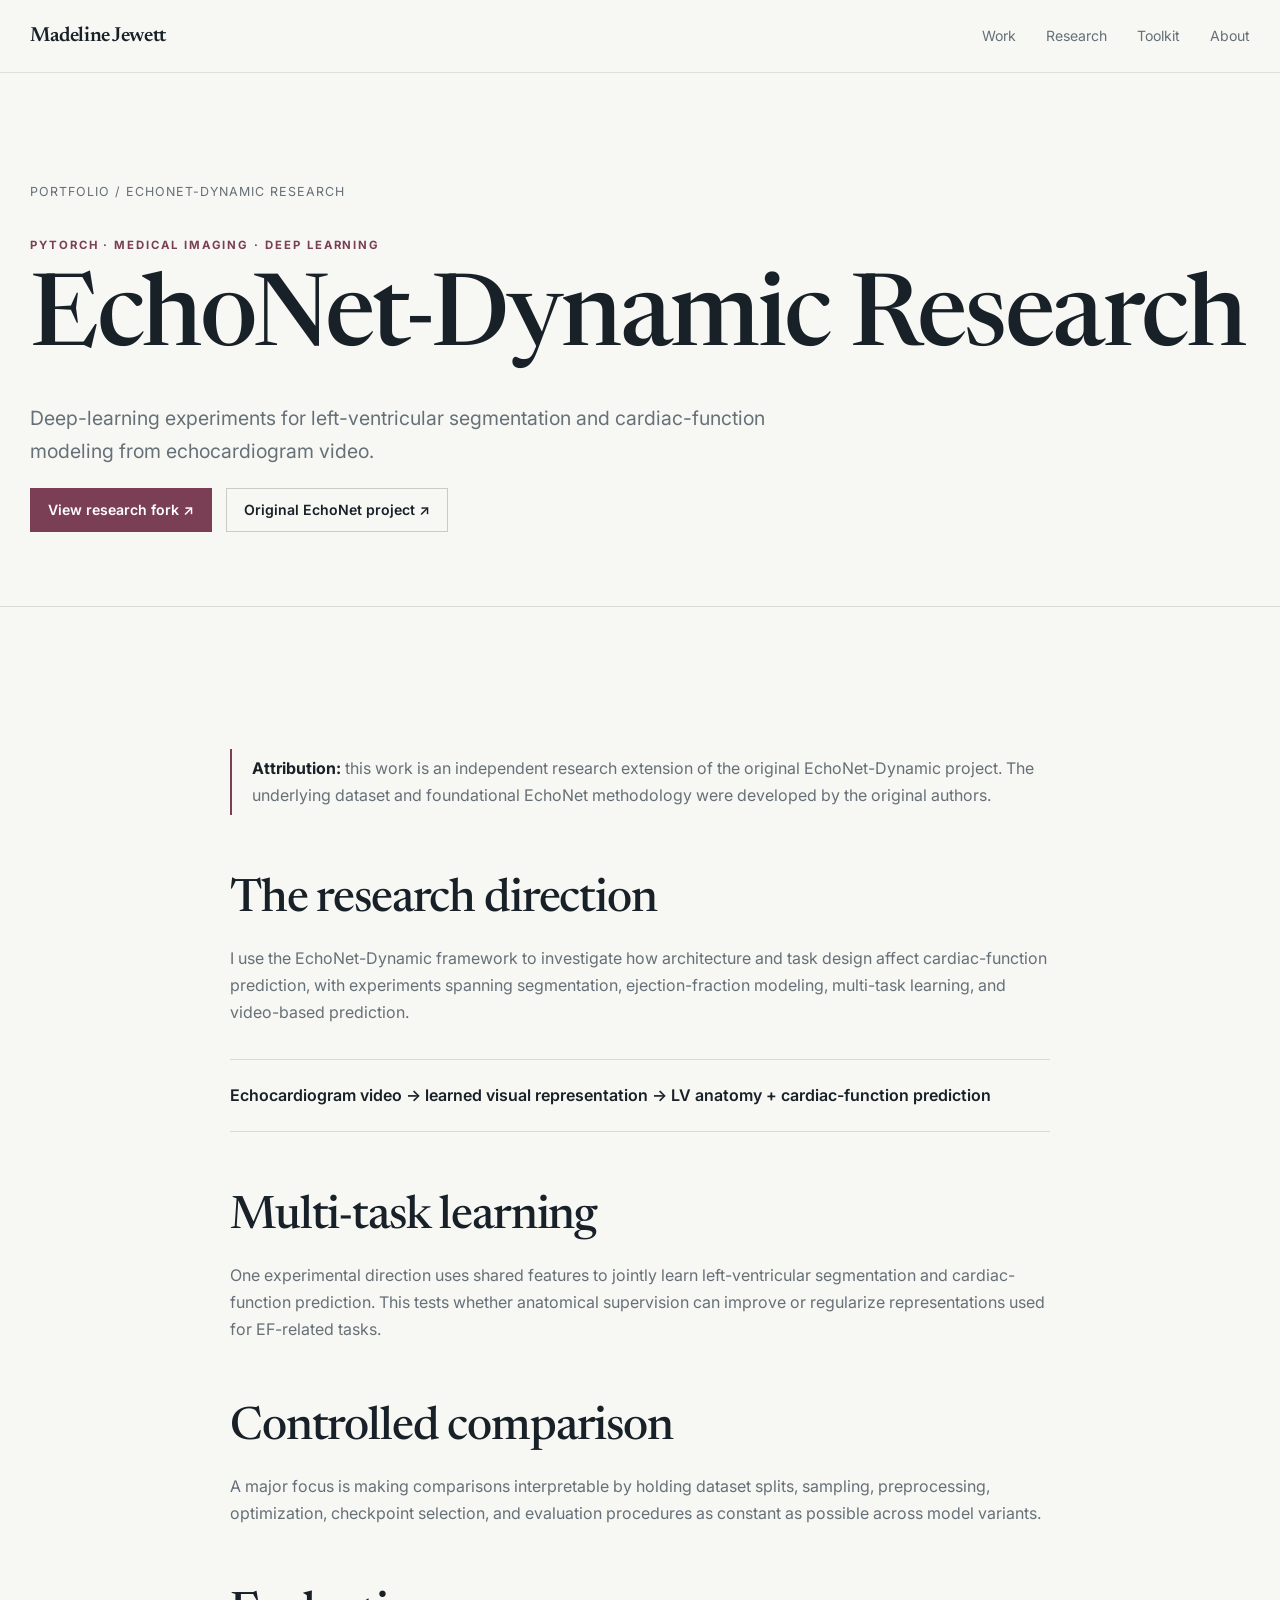
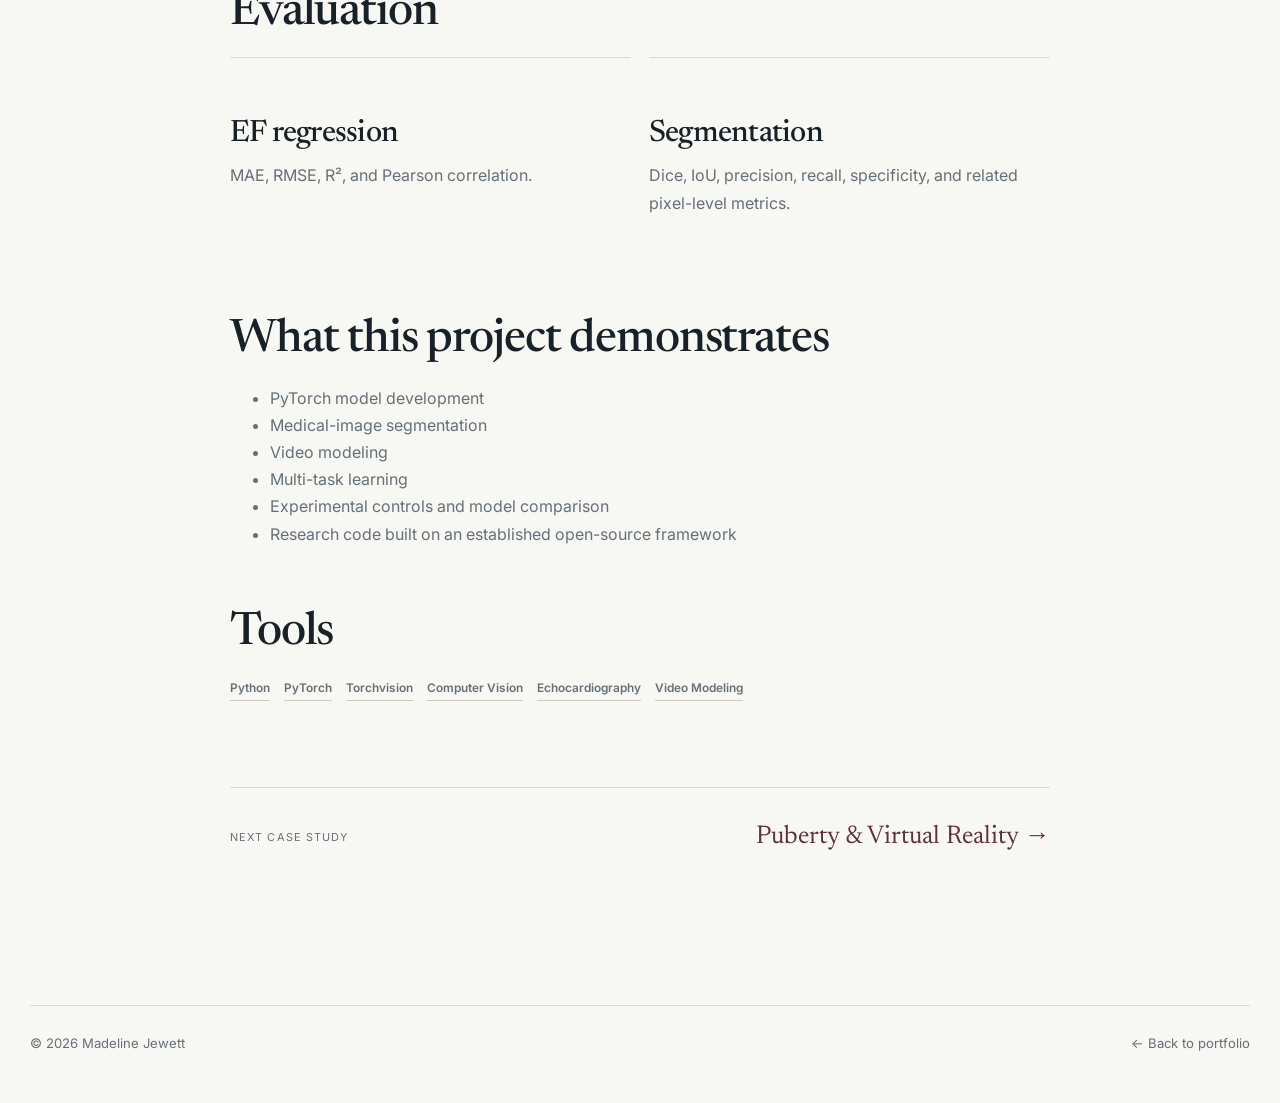
<file: projects/echonet.html>
<!doctype html>

<html lang="en">

<head>

    <meta charset="utf-8">

    <meta
        name="viewport"
        content="width=device-width, initial-scale=1"
    >

    <title>
        EchoNet-Dynamic Research | Madeline Jewett
    </title>

    <meta
        name="description"
        content="Case study: deep-learning experiments for echocardiography
        segmentation and ejection-fraction modeling."
    >

    <link
        rel="icon"
        href="../assets/images/favicon.svg"
    >

    <link
        rel="stylesheet"
        href="../assets/css/styles.css?v=20260901-2"
    >

</head>


<body>

<header class="site-header">

    <div class="container nav">

        <a
            class="brand"
            href="../index.html"
        >
            Madeline Jewett
        </a>

        <button
            class="nav-toggle"
            aria-label="Toggle navigation"
        >
            ☰
        </button>

        <nav class="nav-links">

            <a href="../index.html#work">
                Work
            </a>

            <a href="../index.html#research">
                Research
            </a>

            <a href="../index.html#skills">
                Toolkit
            </a>

            <a href="../index.html#about">
                About
            </a>

        </nav>

    </div>

</header>


<main>

    <section class="project-hero">

        <div class="container">

            <div class="breadcrumb">

                <a href="../index.html">
                    Portfolio
                </a>

                /

                EchoNet-Dynamic Research

            </div>

            <p class="eyebrow">
                PyTorch · Medical Imaging · Deep Learning
            </p>

            <h1>
                EchoNet-Dynamic Research
            </h1>

            <p class="lede">
                Deep-learning experiments for left-ventricular segmentation
                and cardiac-function modeling from echocardiogram video.
            </p>

            <div class="hero-actions">

                <a
                    class="btn btn-primary"
                    href="https://github.com/jewettm530/dynamic"
                    target="_blank"
                    rel="noreferrer"
                >
                    View research fork ↗
                </a>

                <a
                    class="btn"
                    href="https://echonet.github.io/dynamic/"
                    target="_blank"
                    rel="noreferrer"
                >
                    Original EchoNet project ↗
                </a>

            </div>

        </div>

    </section>


    <section class="section">

        <div class="container prose">

            <div class="callout">

                <strong>
                    Attribution:
                </strong>

                this work is an independent research extension of the
                original EchoNet-Dynamic project. The underlying dataset and
                foundational EchoNet methodology were developed by the
                original authors.

            </div>


            <h2>
                The research direction
            </h2>

            <p>
                I use the EchoNet-Dynamic framework to investigate how
                architecture and task design affect cardiac-function
                prediction, with experiments spanning segmentation,
                ejection-fraction modeling, multi-task learning, and
                video-based prediction.
            </p>


            <div class="flow">
                Echocardiogram video
                → learned visual representation
                → LV anatomy + cardiac-function prediction
            </div>


            <h2>
                Multi-task learning
            </h2>

            <p>
                One experimental direction uses shared features to jointly
                learn left-ventricular segmentation and cardiac-function
                prediction. This tests whether anatomical supervision can
                improve or regularize representations used for
                EF-related tasks.
            </p>


            <h2>
                Controlled comparison
            </h2>

            <p>
                A major focus is making comparisons interpretable by holding
                dataset splits, sampling, preprocessing, optimization,
                checkpoint selection, and evaluation procedures as constant
                as possible across model variants.
            </p>


            <h2>
                Evaluation
            </h2>

            <div class="case-grid">

                <div class="case-card">

                    <h3>
                        EF regression
                    </h3>

                    <p>
                        MAE, RMSE, R², and Pearson correlation.
                    </p>

                </div>


                <div class="case-card">

                    <h3>
                        Segmentation
                    </h3>

                    <p>
                        Dice, IoU, precision, recall, specificity, and
                        related pixel-level metrics.
                    </p>

                </div>

            </div>


            <h2>
                What this project demonstrates
            </h2>

            <ul>

                <li>
                    PyTorch model development
                </li>

                <li>
                    Medical-image segmentation
                </li>

                <li>
                    Video modeling
                </li>

                <li>
                    Multi-task learning
                </li>

                <li>
                    Experimental controls and model comparison
                </li>

                <li>
                    Research code built on an established open-source
                    framework
                </li>

            </ul>


            <h2>
                Tools
            </h2>

            <div class="tags">

                <span class="tag">
                    Python
                </span>

                <span class="tag">
                    PyTorch
                </span>

                <span class="tag">
                    Torchvision
                </span>

                <span class="tag">
                    Computer Vision
                </span>

                <span class="tag">
                    Echocardiography
                </span>

                <span class="tag">
                    Video Modeling
                </span>

            </div>


            <div class="project-next">

                <span>
                    Next case study
                </span>

                <a href="puberty-vr.html">
                    Puberty & Virtual Reality →
                </a>

            </div>

        </div>

    </section>

</main>


<footer class="site-footer">

    <div class="container footer-row">

        <span>
            © <span data-year></span> Madeline Jewett
        </span>

        <a href="../index.html">
            ← Back to portfolio
        </a>

    </div>

</footer>


<script src="../assets/js/main.js"></script>

</body>

</html>
</file>
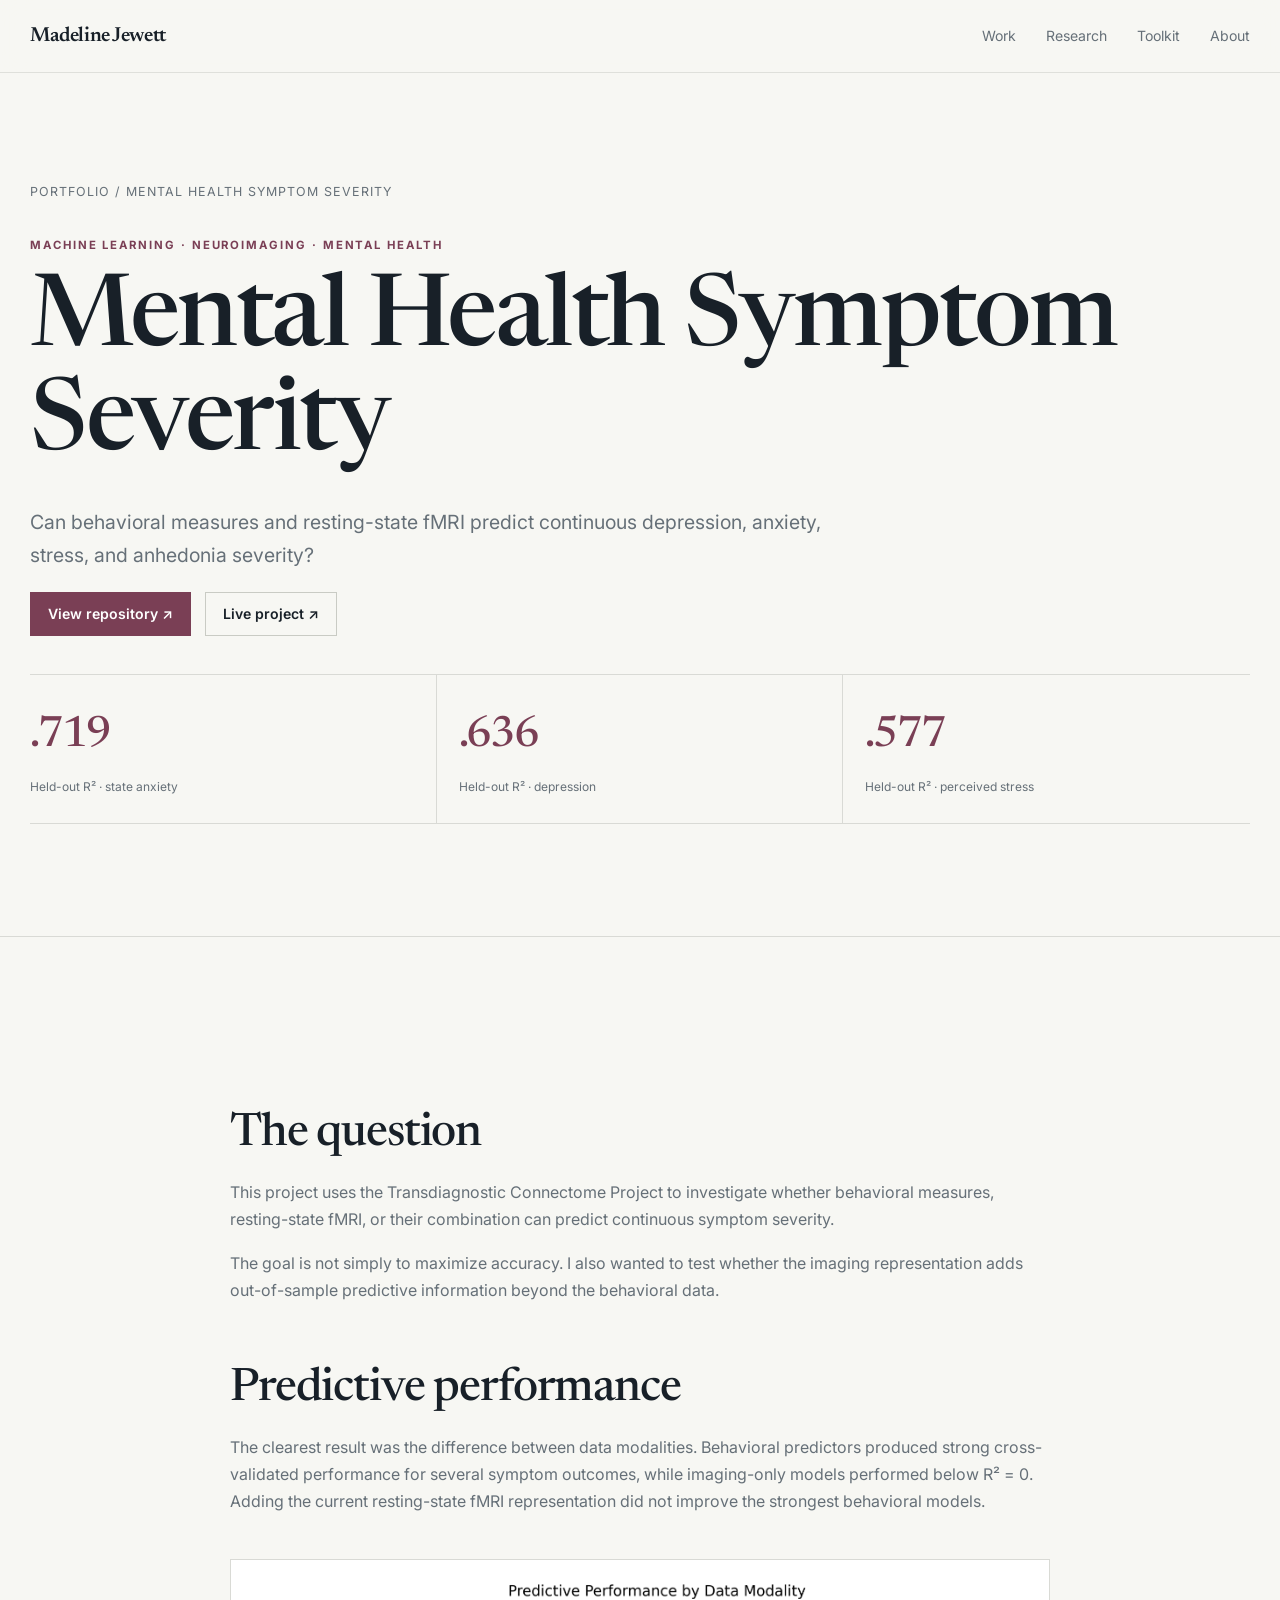
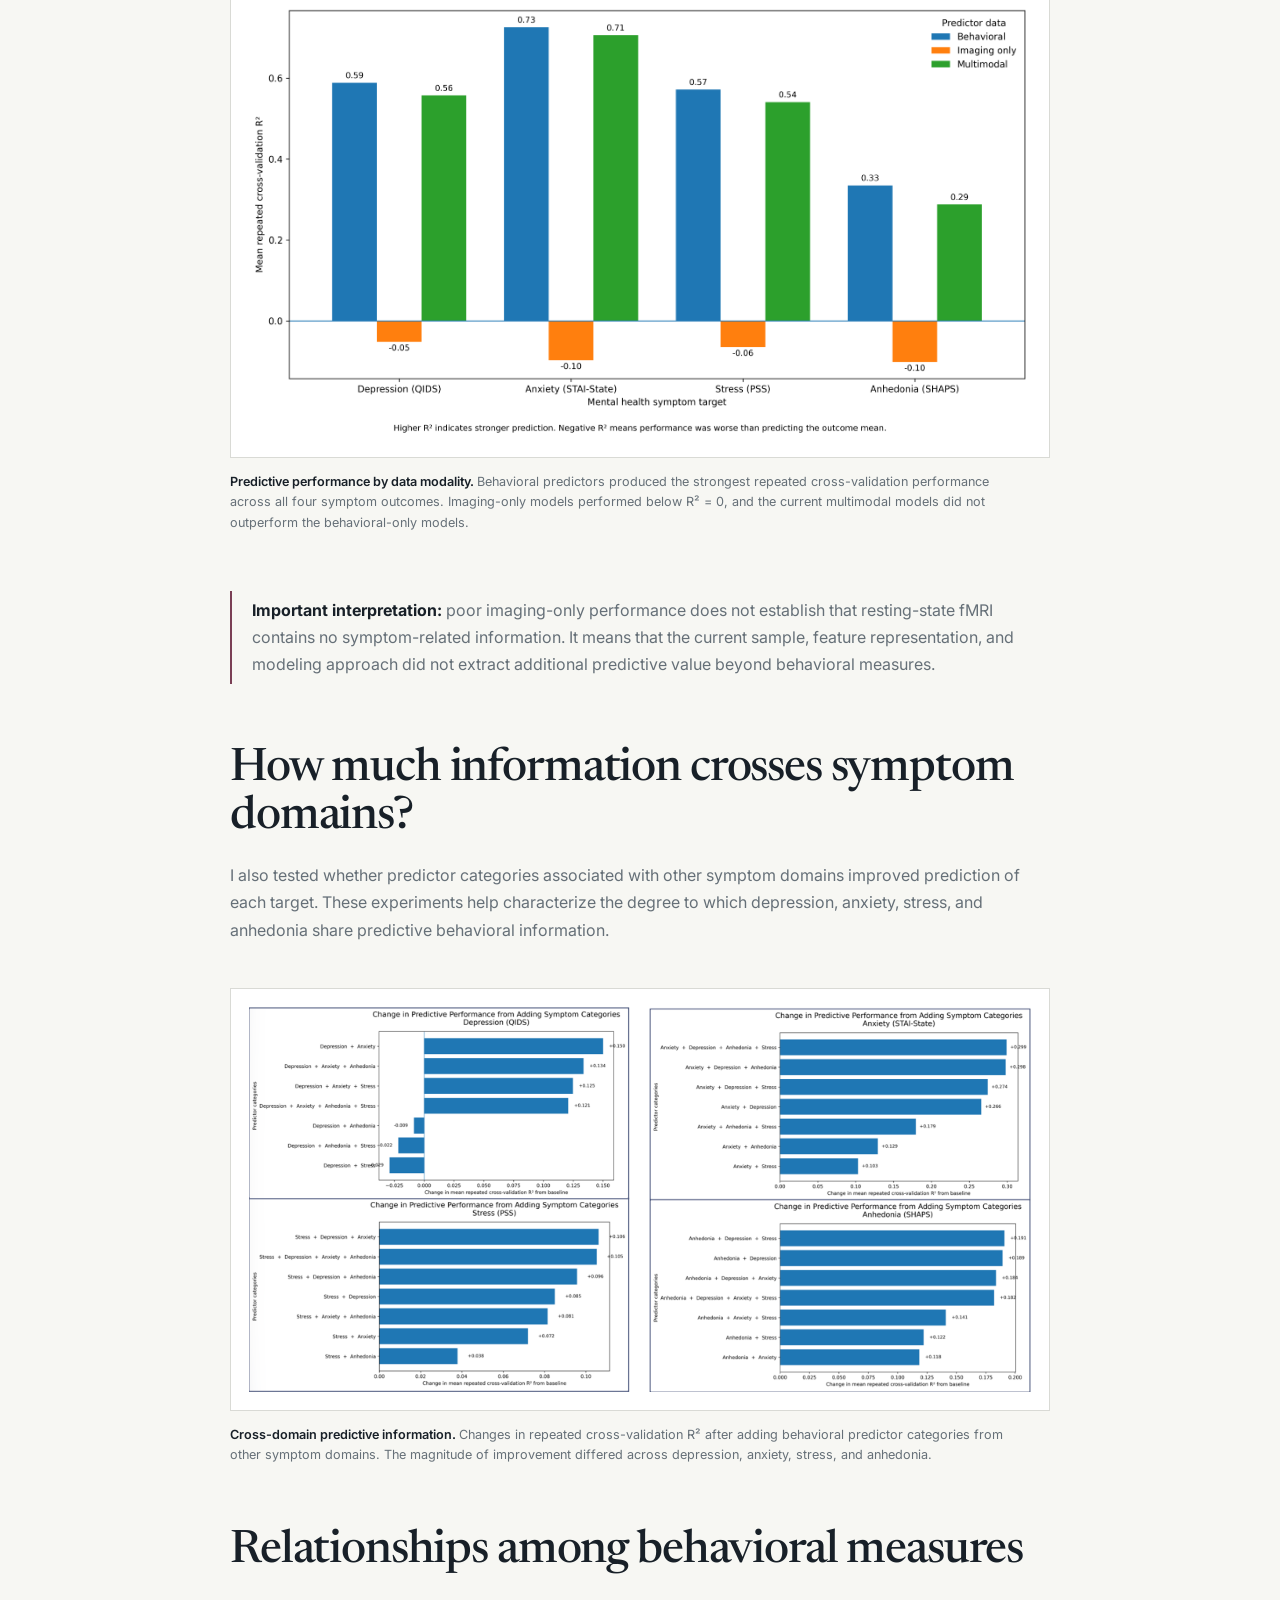
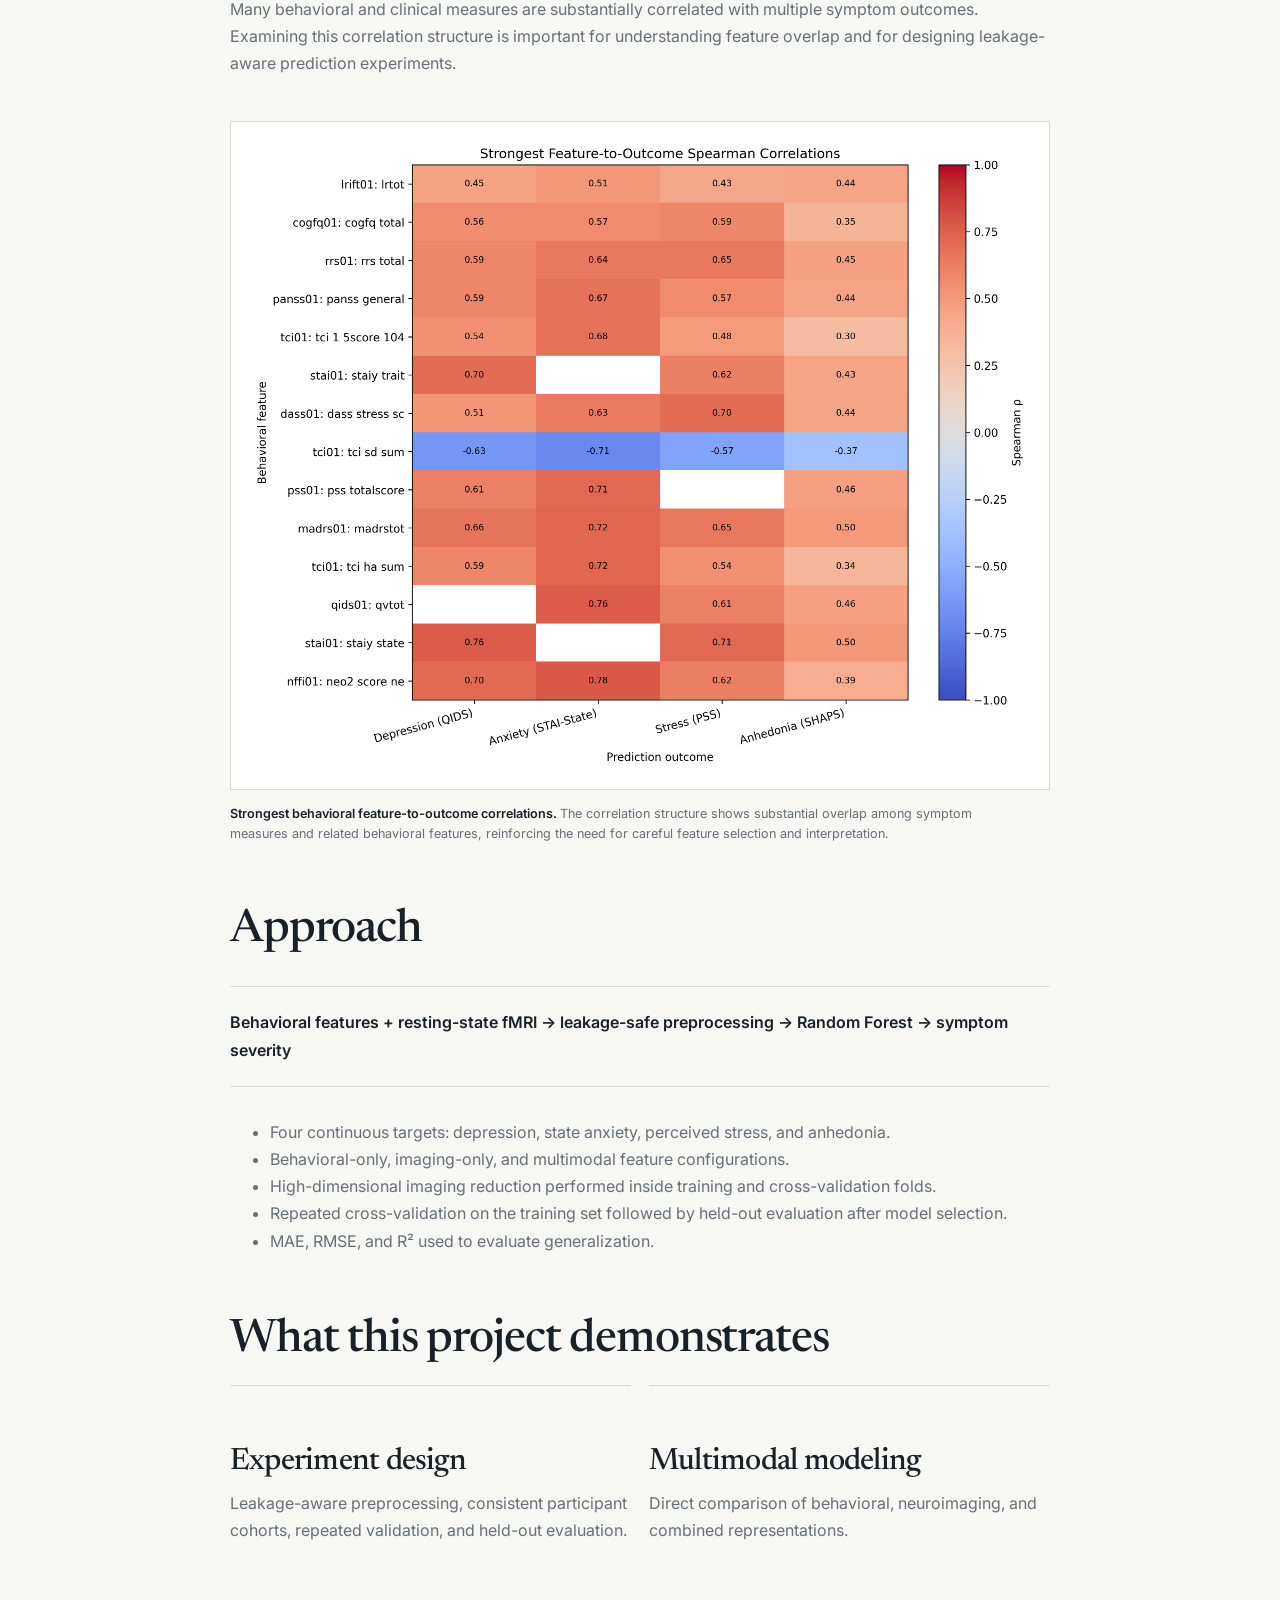
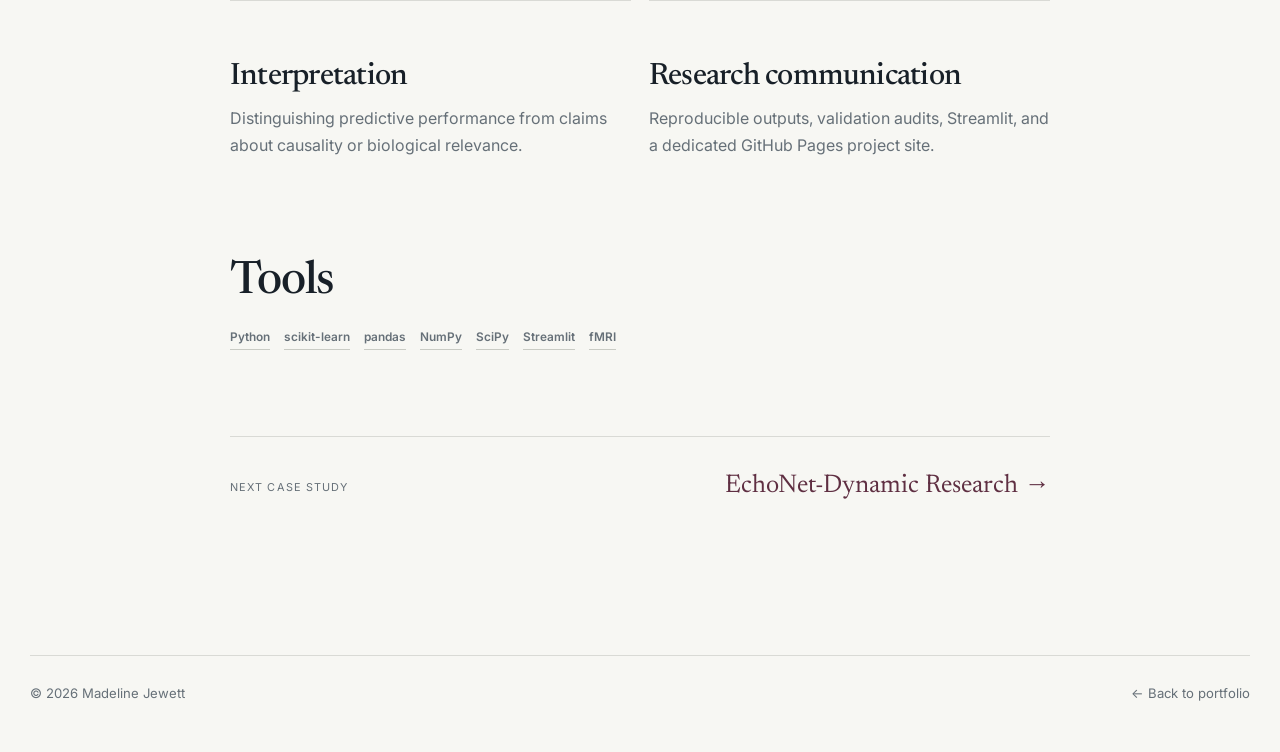
<file: projects/mh-severity.html>
<!doctype html>

<html lang="en">

<head>

    <meta charset="utf-8">

    <meta
        name="viewport"
        content="width=device-width, initial-scale=1"
    >

    <title>
        Mental Health Symptom Severity | Madeline Jewett
    </title>

    <meta
        name="description"
        content="Case study: predicting mental-health symptom severity from
        behavioral and resting-state fMRI data."
    >

    <link
        rel="icon"
        href="../assets/images/favicon.svg"
    >

    <link
        rel="stylesheet"
        href="../assets/css/styles.css?v=20260901-2"
    >

</head>


<body>

<header class="site-header">

    <div class="container nav">

        <a
            class="brand"
            href="../index.html"
        >
            Madeline Jewett
        </a>

        <button
            class="nav-toggle"
            aria-label="Toggle navigation"
        >
            ☰
        </button>

        <nav class="nav-links">

            <a href="../index.html#work">
                Work
            </a>

            <a href="../index.html#research">
                Research
            </a>

            <a href="../index.html#skills">
                Toolkit
            </a>

            <a href="../index.html#about">
                About
            </a>

        </nav>

    </div>

</header>


<main>

    <!-- =====================================================
         Project hero
         ===================================================== -->

    <section class="project-hero">

        <div class="container">

            <div class="breadcrumb">

                <a href="../index.html">
                    Portfolio
                </a>

                /

                Mental Health Symptom Severity

            </div>

            <p class="eyebrow">
                Machine Learning · Neuroimaging · Mental Health
            </p>

            <h1>
                Mental Health Symptom Severity
            </h1>

            <p class="lede">
                Can behavioral measures and resting-state fMRI predict
                continuous depression, anxiety, stress, and anhedonia
                severity?
            </p>

            <div class="hero-actions">

                <a
                    class="btn btn-primary"
                    href="https://github.com/jewettm530/MH-Severity"
                    target="_blank"
                    rel="noreferrer"
                >
                    View repository ↗
                </a>

                <a
                    class="btn"
                    href="https://jewettm530.github.io/MH-Severity/"
                    target="_blank"
                    rel="noreferrer"
                >
                    Live project ↗
                </a>

            </div>


            <div class="stat-grid">

                <div class="stat">

                    <strong>
                        .719
                    </strong>

                    <span>
                        Held-out R² · state anxiety
                    </span>

                </div>


                <div class="stat">

                    <strong>
                        .636
                    </strong>

                    <span>
                        Held-out R² · depression
                    </span>

                </div>


                <div class="stat">

                    <strong>
                        .577
                    </strong>

                    <span>
                        Held-out R² · perceived stress
                    </span>

                </div>

            </div>

        </div>

    </section>


    <!-- =====================================================
         Case study
         ===================================================== -->

    <section class="section">

        <div class="container prose">

            <h2>
                The question
            </h2>

            <p>
                This project uses the Transdiagnostic Connectome Project to
                investigate whether behavioral measures, resting-state fMRI,
                or their combination can predict continuous symptom
                severity.
            </p>

            <p>
                The goal is not simply to maximize accuracy. I also wanted
                to test whether the imaging representation adds
                out-of-sample predictive information beyond the behavioral
                data.
            </p>


            <!-- Main performance figure -->

            <h2>
                Predictive performance
            </h2>

            <p class="figure-intro">
                The clearest result was the difference between data
                modalities. Behavioral predictors produced strong
                cross-validated performance for several symptom outcomes,
                while imaging-only models performed below R² = 0. Adding
                the current resting-state fMRI representation did not
                improve the strongest behavioral models.
            </p>


            <figure class="research-figure">

                <a
                    href="../assets/images/mh-severity/model_performance_by_modality.png"
                    target="_blank"
                    rel="noreferrer"
                >

                    <img
                        src="../assets/images/mh-severity/model_performance_by_modality.png"
                        alt="Predictive performance by modality for
                        depression, anxiety, stress, and anhedonia.
                        Behavioral models outperform imaging-only and
                        multimodal models."
                        loading="lazy"
                        decoding="async"
                    >

                </a>

                <figcaption>

                    <strong>
                        Predictive performance by data modality.
                    </strong>

                    Behavioral predictors produced the strongest repeated
                    cross-validation performance across all four symptom
                    outcomes. Imaging-only models performed below R² = 0,
                    and the current multimodal models did not outperform the
                    behavioral-only models.

                </figcaption>

            </figure>


            <div class="callout">

                <strong>
                    Important interpretation:
                </strong>

                poor imaging-only performance does not establish that
                resting-state fMRI contains no symptom-related information.
                It means that the current sample, feature representation,
                and modeling approach did not extract additional predictive
                value beyond behavioral measures.

            </div>


            <!-- Domain connections -->

            <h2>
                How much information crosses symptom domains?
            </h2>

            <p class="figure-intro">
                I also tested whether predictor categories associated with
                other symptom domains improved prediction of each target.
                These experiments help characterize the degree to which
                depression, anxiety, stress, and anhedonia share predictive
                behavioral information.
            </p>


            <figure class="research-figure">

                <a
                    href="../assets/images/mh-severity/domain_connections.png"
                    target="_blank"
                    rel="noreferrer"
                >

                    <img
                        src="../assets/images/mh-severity/domain_connections.png"
                        alt="Four horizontal bar charts showing changes in
                        repeated cross-validation R squared when symptom
                        predictor categories are added for depression,
                        anxiety, stress, and anhedonia."
                        loading="lazy"
                        decoding="async"
                    >

                </a>

                <figcaption>

                    <strong>
                        Cross-domain predictive information.
                    </strong>

                    Changes in repeated cross-validation R² after adding
                    behavioral predictor categories from other symptom
                    domains. The magnitude of improvement differed across
                    depression, anxiety, stress, and anhedonia.

                </figcaption>

            </figure>


            <!-- Correlation matrix -->

            <h2>
                Relationships among behavioral measures
            </h2>

            <p class="figure-intro">
                Many behavioral and clinical measures are substantially
                correlated with multiple symptom outcomes. Examining this
                correlation structure is important for understanding feature
                overlap and for designing leakage-aware prediction
                experiments.
            </p>


            <figure class="research-figure">

                <a
                    href="../assets/images/mh-severity/spearman_feature_outcome_correlation_matrix.png"
                    target="_blank"
                    rel="noreferrer"
                >

                    <img
                        src="../assets/images/mh-severity/spearman_feature_outcome_correlation_matrix.png"
                        alt="Heatmap of Spearman correlations between
                        selected behavioral features and depression,
                        anxiety, stress, and anhedonia outcomes."
                        loading="lazy"
                        decoding="async"
                    >

                </a>

                <figcaption>

                    <strong>
                        Strongest behavioral feature-to-outcome correlations.
                    </strong>

                    The correlation structure shows substantial overlap among
                    symptom measures and related behavioral features,
                    reinforcing the need for careful feature selection and
                    interpretation.

                </figcaption>

            </figure>


            <!-- Approach -->

            <h2>
                Approach
            </h2>

            <div class="flow">
                Behavioral features + resting-state fMRI
                → leakage-safe preprocessing
                → Random Forest
                → symptom severity
            </div>

            <ul>

                <li>
                    Four continuous targets: depression, state anxiety,
                    perceived stress, and anhedonia.
                </li>

                <li>
                    Behavioral-only, imaging-only, and multimodal feature
                    configurations.
                </li>

                <li>
                    High-dimensional imaging reduction performed inside
                    training and cross-validation folds.
                </li>

                <li>
                    Repeated cross-validation on the training set followed
                    by held-out evaluation after model selection.
                </li>

                <li>
                    MAE, RMSE, and R² used to evaluate generalization.
                </li>

            </ul>


            <!-- Skills demonstrated -->

            <h2>
                What this project demonstrates
            </h2>

            <div class="case-grid">

                <div class="case-card">

                    <h3>
                        Experiment design
                    </h3>

                    <p>
                        Leakage-aware preprocessing, consistent participant
                        cohorts, repeated validation, and held-out
                        evaluation.
                    </p>

                </div>


                <div class="case-card">

                    <h3>
                        Multimodal modeling
                    </h3>

                    <p>
                        Direct comparison of behavioral, neuroimaging, and
                        combined representations.
                    </p>

                </div>


                <div class="case-card">

                    <h3>
                        Interpretation
                    </h3>

                    <p>
                        Distinguishing predictive performance from claims
                        about causality or biological relevance.
                    </p>

                </div>


                <div class="case-card">

                    <h3>
                        Research communication
                    </h3>

                    <p>
                        Reproducible outputs, validation audits, Streamlit,
                        and a dedicated GitHub Pages project site.
                    </p>

                </div>

            </div>


            <!-- Tools -->

            <h2>
                Tools
            </h2>

            <div class="tags">

                <span class="tag">
                    Python
                </span>

                <span class="tag">
                    scikit-learn
                </span>

                <span class="tag">
                    pandas
                </span>

                <span class="tag">
                    NumPy
                </span>

                <span class="tag">
                    SciPy
                </span>

                <span class="tag">
                    Streamlit
                </span>

                <span class="tag">
                    fMRI
                </span>

            </div>


            <div class="project-next">

                <span>
                    Next case study
                </span>

                <a href="echonet.html">
                    EchoNet-Dynamic Research →
                </a>

            </div>

        </div>

    </section>

</main>


<footer class="site-footer">

    <div class="container footer-row">

        <span>
            © <span data-year></span> Madeline Jewett
        </span>

        <a href="../index.html">
            ← Back to portfolio
        </a>

    </div>

</footer>


<script src="../assets/js/main.js"></script>

</body>

</html>
</file>
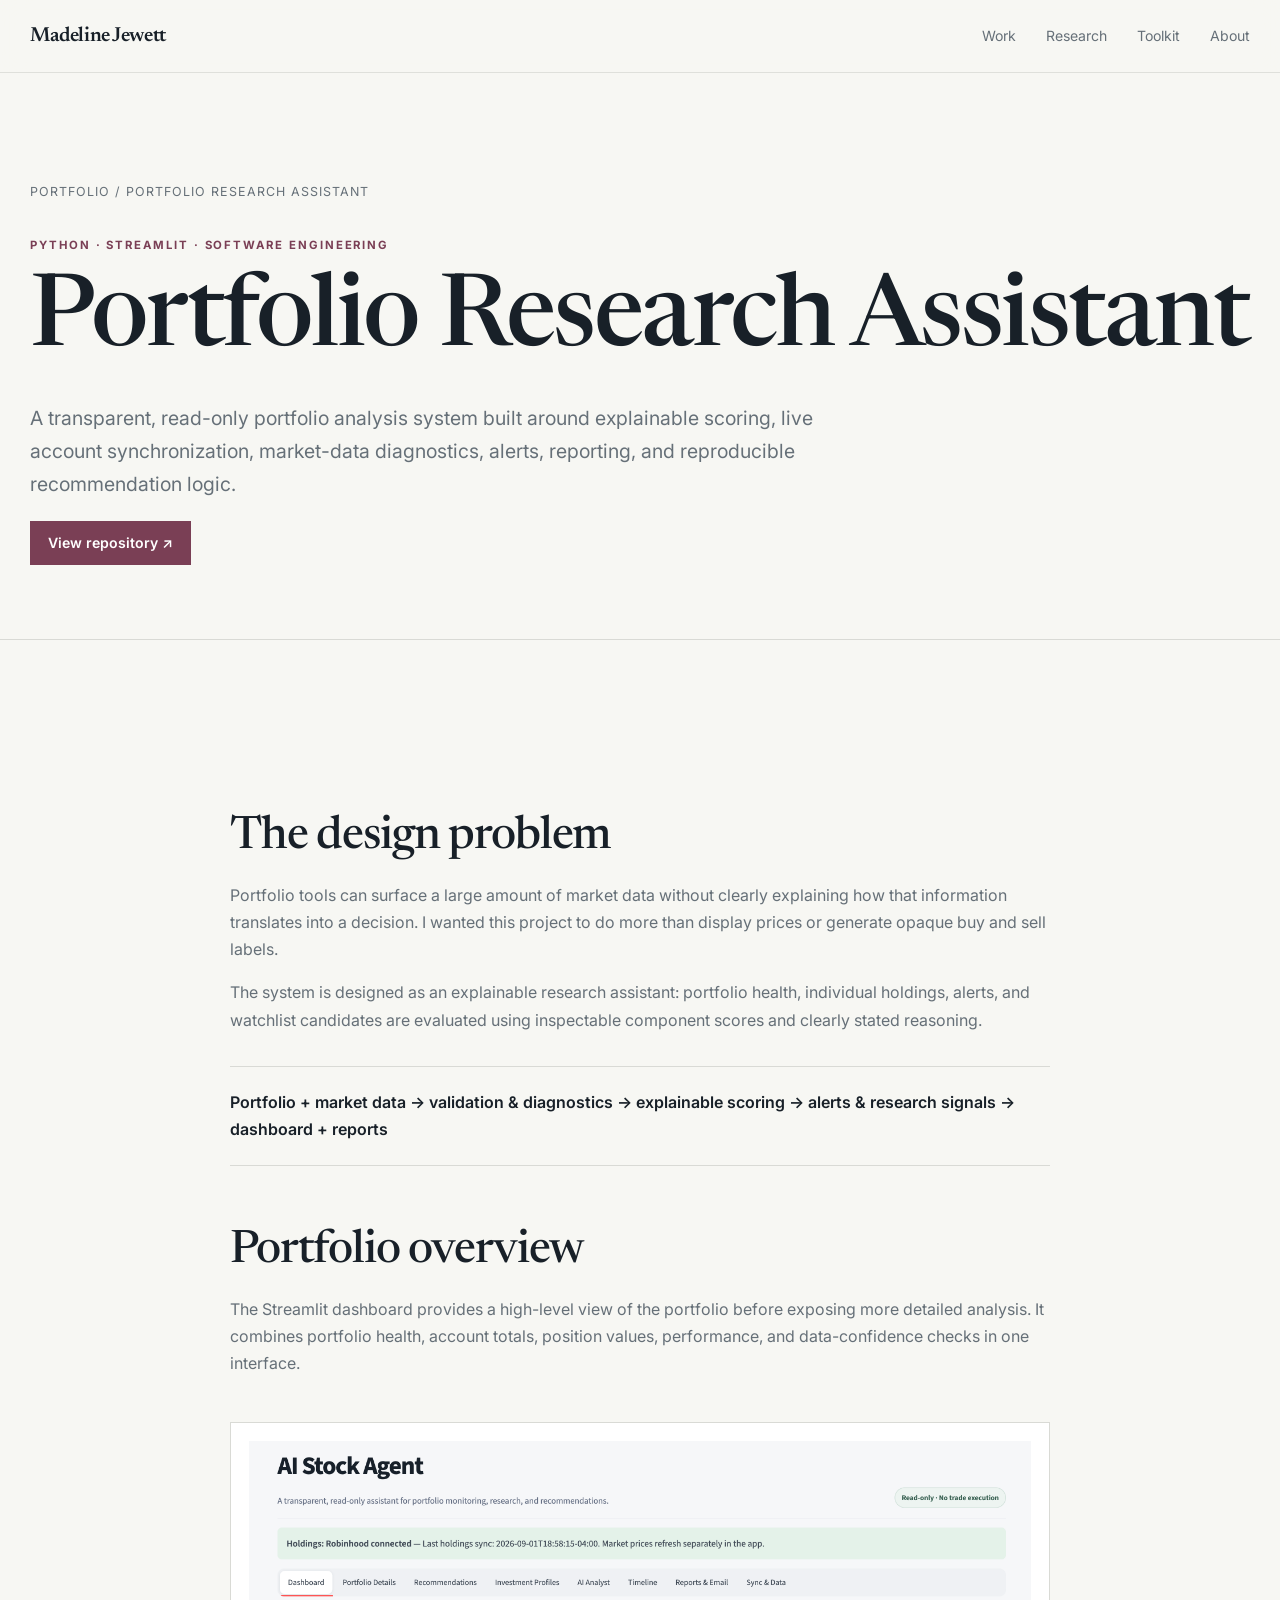
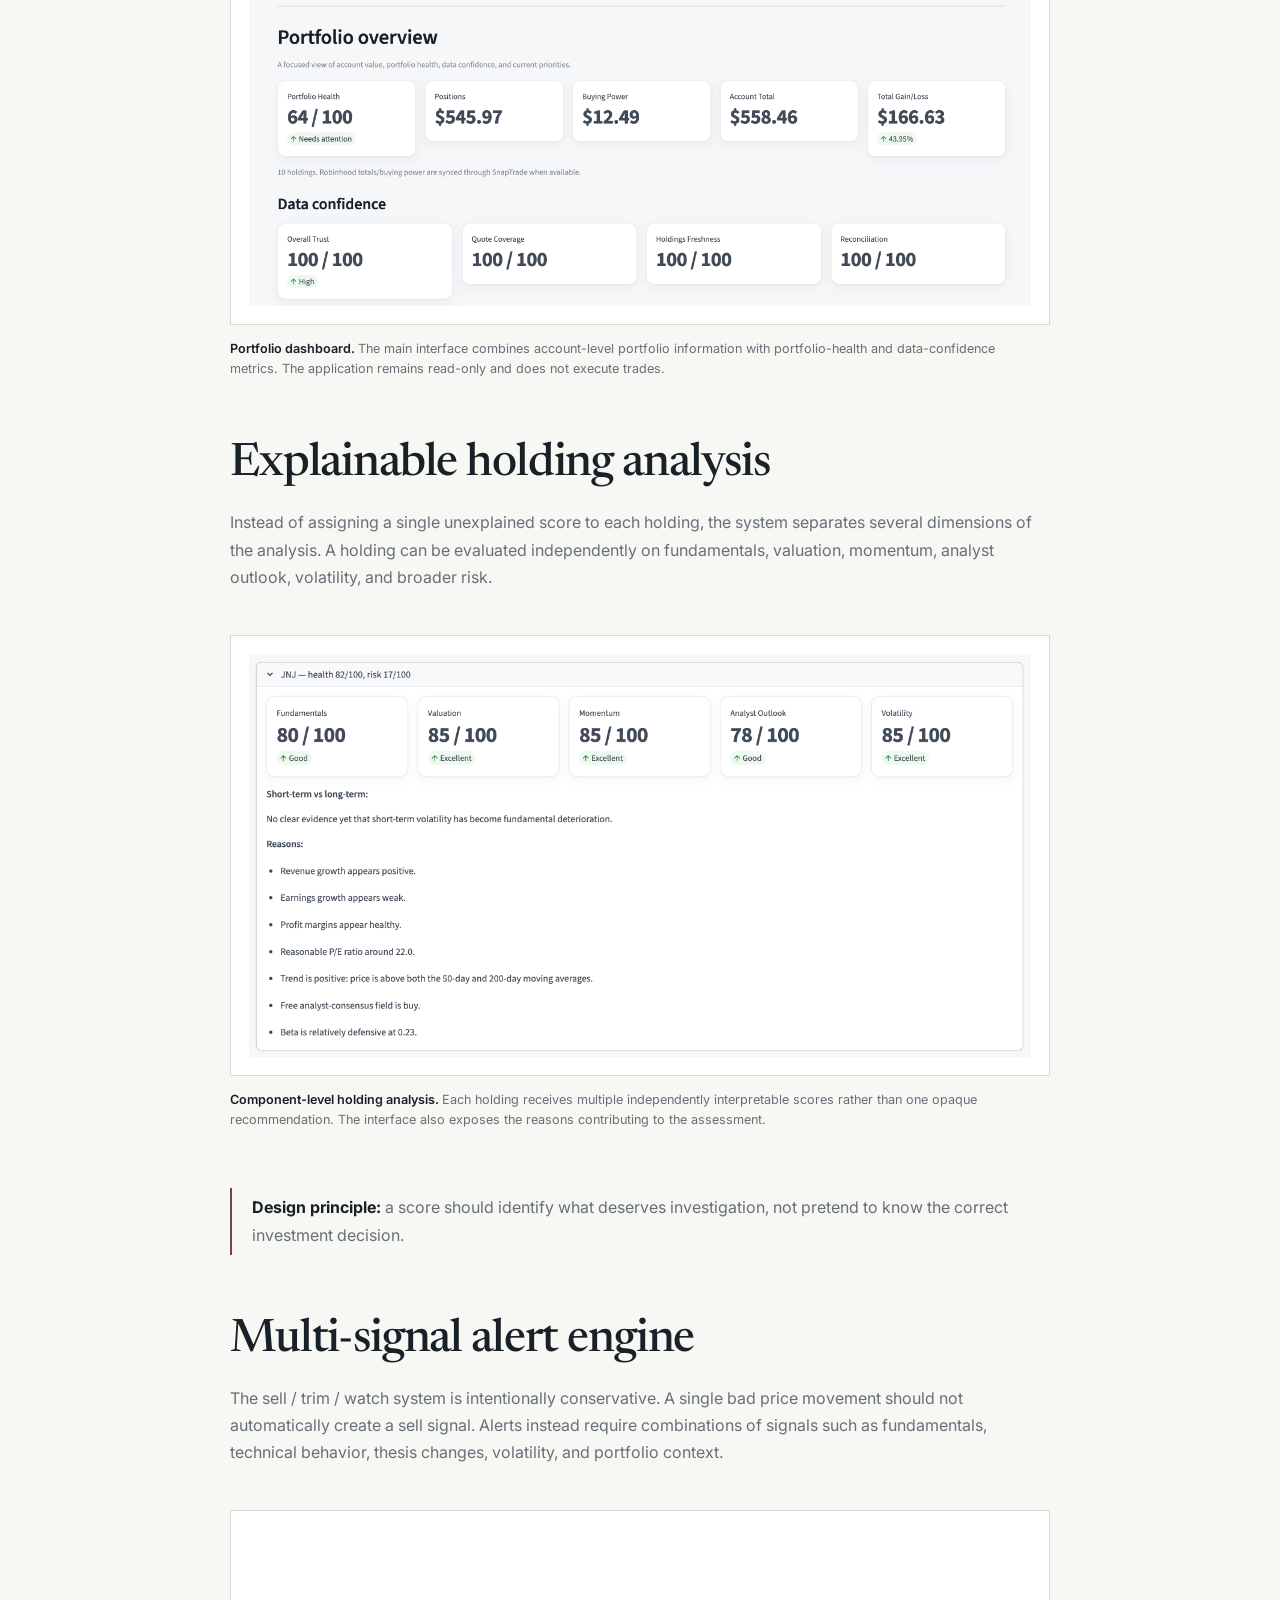
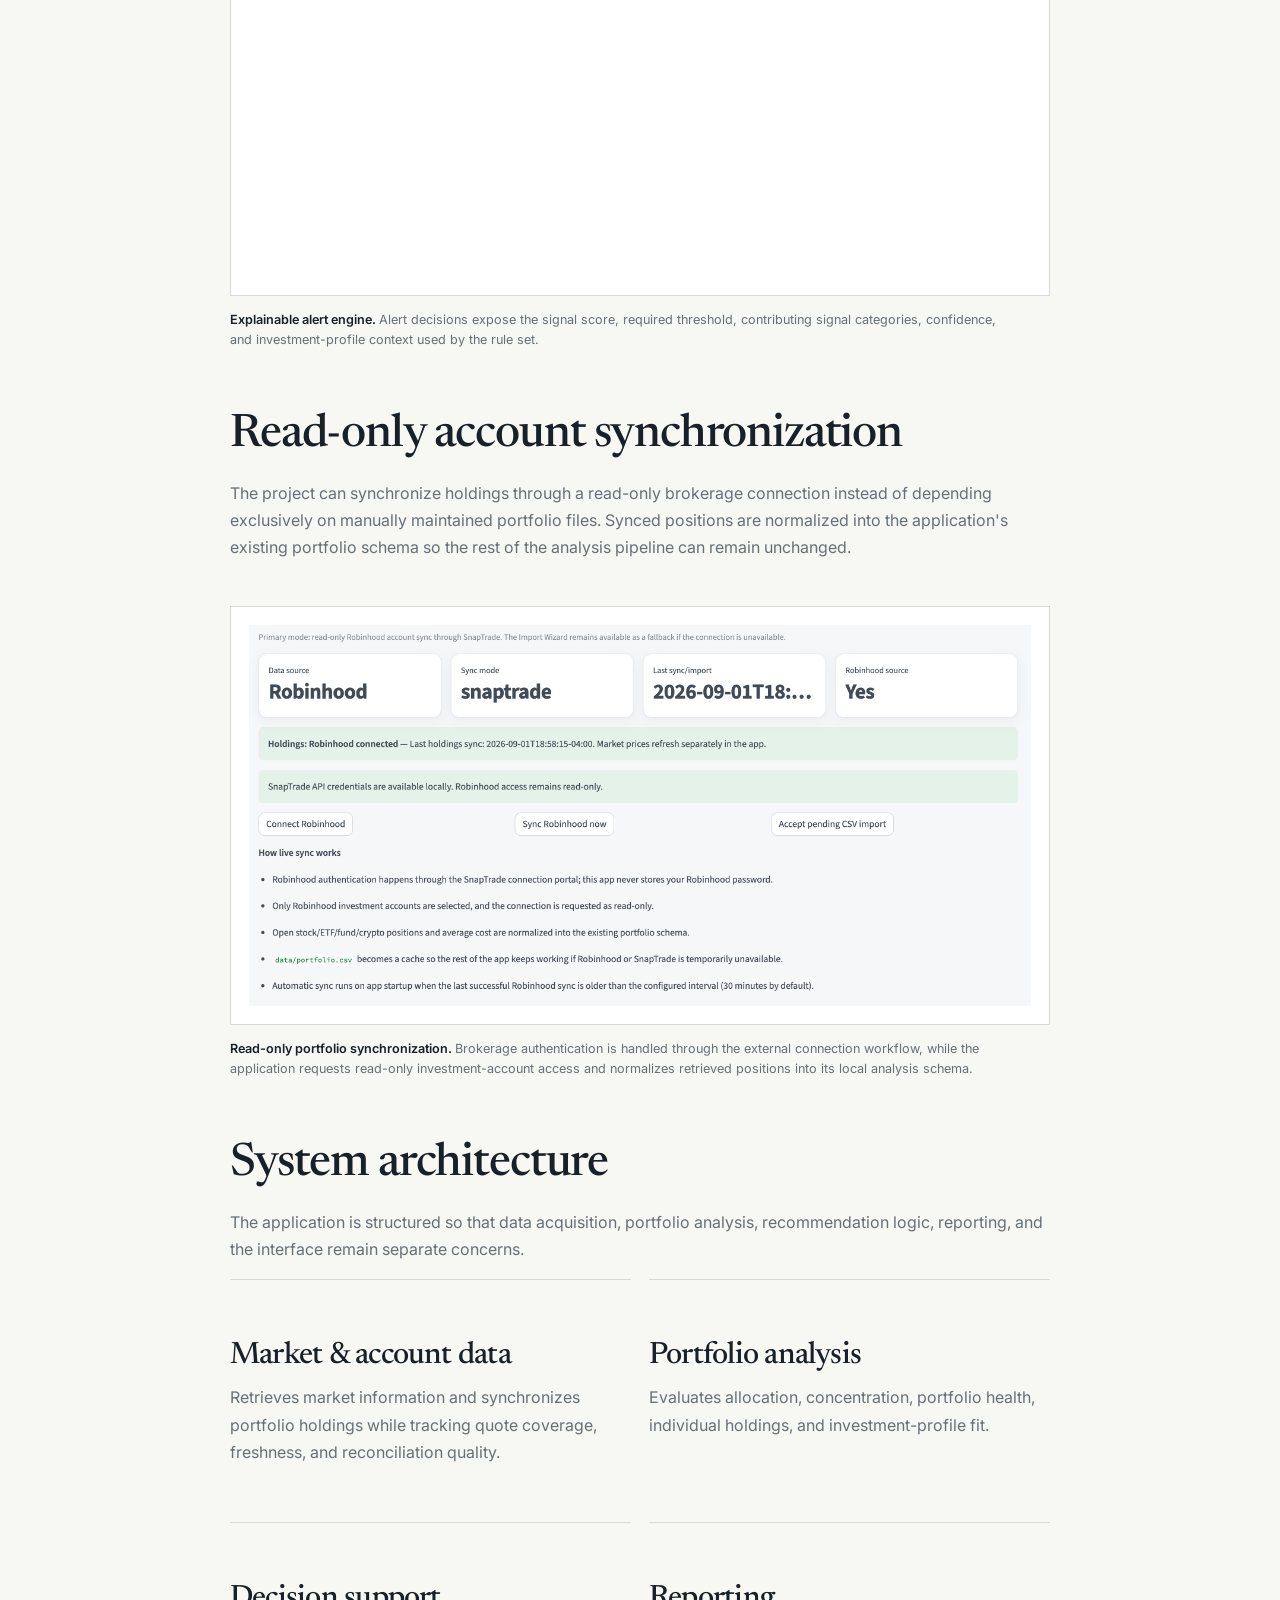
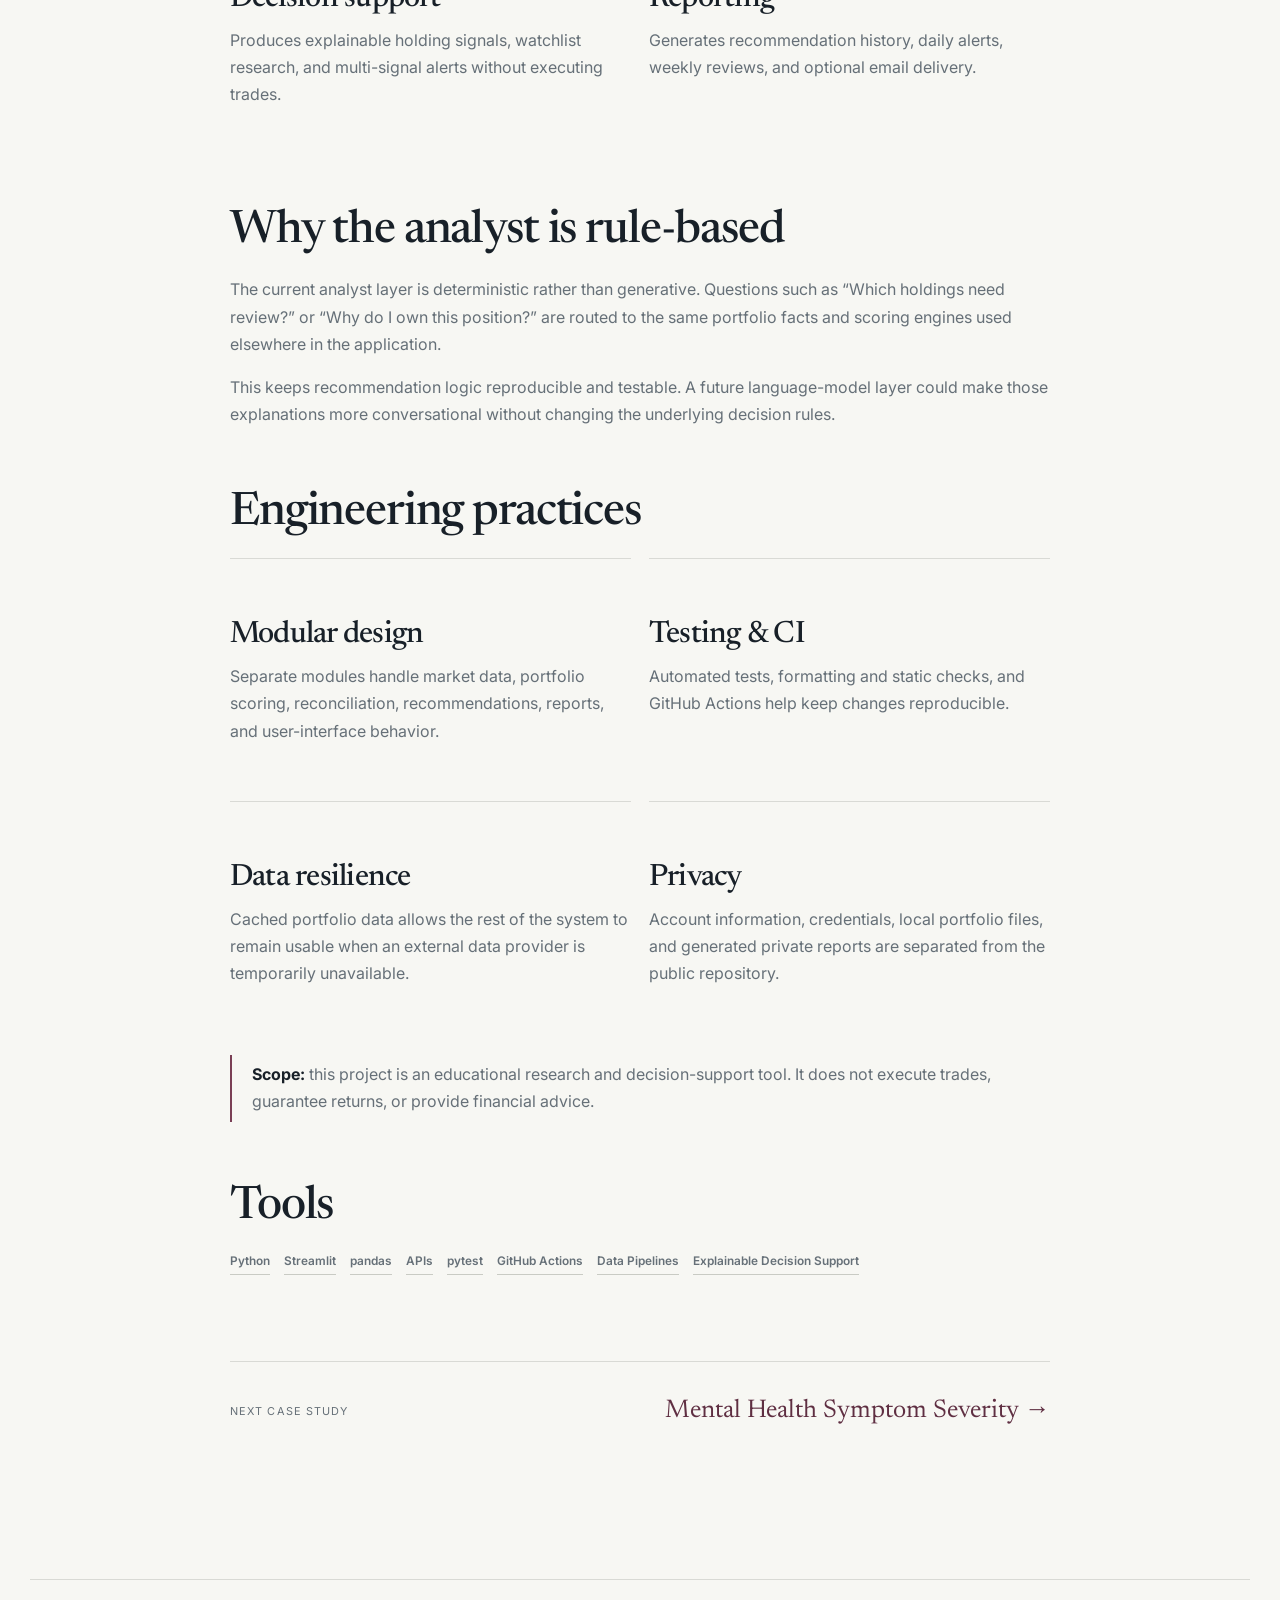
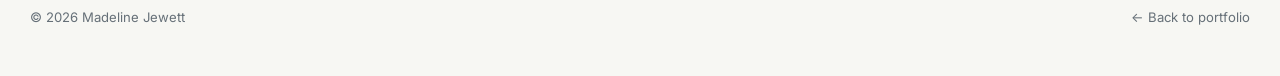
<file: projects/portfolio-assistant.html>
<!doctype html>

<html lang="en">

<head>

    <meta charset="utf-8">

    <meta
        name="viewport"
        content="width=device-width, initial-scale=1"
    >

    <title>
        Portfolio Research Assistant | Madeline Jewett
    </title>

    <meta
        name="description"
        content="Case study: an explainable, read-only portfolio research
        and decision-support system built in Python and Streamlit."
    >

    <link
        rel="icon"
        href="../assets/images/favicon.svg"
    >

    <link
        rel="stylesheet"
        href="../assets/css/styles.css?v=20260901-5"
    >

</head>


<body>

<header class="site-header">

    <div class="container nav">

        <a
            class="brand"
            href="../index.html"
        >
            Madeline Jewett
        </a>

        <button
            class="nav-toggle"
            aria-label="Toggle navigation"
        >
            ☰
        </button>

        <nav class="nav-links">

            <a href="../index.html#work">
                Work
            </a>

            <a href="../index.html#research">
                Research
            </a>

            <a href="../index.html#skills">
                Toolkit
            </a>

            <a href="../index.html#about">
                About
            </a>

        </nav>

    </div>

</header>


<main>

    <!-- =====================================================
         Project hero
         ===================================================== -->

    <section class="project-hero">

        <div class="container">

            <div class="breadcrumb">

                <a href="../index.html">
                    Portfolio
                </a>

                /

                Portfolio Research Assistant

            </div>

            <p class="eyebrow">
                Python · Streamlit · Software Engineering
            </p>

            <h1>
                Portfolio Research Assistant
            </h1>

            <p class="lede">
                A transparent, read-only portfolio analysis system built
                around explainable scoring, live account synchronization,
                market-data diagnostics, alerts, reporting, and reproducible
                recommendation logic.
            </p>

            <div class="hero-actions">

                <a
                    class="btn btn-primary"
                    href="https://github.com/jewettm530/Stock_Agent"
                    target="_blank"
                    rel="noreferrer"
                >
                    View repository ↗
                </a>

            </div>

        </div>

    </section>


    <!-- =====================================================
         Case study
         ===================================================== -->

    <section class="section">

        <div class="container prose">

            <!-- Design problem -->

            <h2>
                The design problem
            </h2>

            <p>
                Portfolio tools can surface a large amount of market data
                without clearly explaining how that information translates
                into a decision. I wanted this project to do more than display
                prices or generate opaque buy and sell labels.
            </p>

            <p>
                The system is designed as an explainable research assistant:
                portfolio health, individual holdings, alerts, and watchlist
                candidates are evaluated using inspectable component scores
                and clearly stated reasoning.
            </p>


            <div class="flow">
                Portfolio + market data
                → validation & diagnostics
                → explainable scoring
                → alerts & research signals
                → dashboard + reports
            </div>


            <!-- Main dashboard -->

            <h2>
                Portfolio overview
            </h2>

            <p class="figure-intro">
                The Streamlit dashboard provides a high-level view of the
                portfolio before exposing more detailed analysis. It combines
                portfolio health, account totals, position values, performance,
                and data-confidence checks in one interface.
            </p>


            <figure class="research-figure">

                <a
                    href="../assets/images/stock_agent/dashboard.png"
                    target="_blank"
                    rel="noreferrer"
                >

                    <img
                        src="../assets/images/stock_agent/dashboard.png"
                        alt="Portfolio Research Assistant dashboard showing
                        portfolio health, positions, buying power, account
                        totals, gains and losses, and data-confidence scores."
                        loading="lazy"
                        decoding="async"
                    >

                </a>

                <figcaption>

                    <strong>
                        Portfolio dashboard.
                    </strong>

                    The main interface combines account-level portfolio
                    information with portfolio-health and data-confidence
                    metrics. The application remains read-only and does not
                    execute trades.

                </figcaption>

            </figure>


            <!-- Explainable analysis -->

            <h2>
                Explainable holding analysis
            </h2>

            <p class="figure-intro">
                Instead of assigning a single unexplained score to each
                holding, the system separates several dimensions of the
                analysis. A holding can be evaluated independently on
                fundamentals, valuation, momentum, analyst outlook,
                volatility, and broader risk.
            </p>


            <figure class="research-figure">

                <a
                    href="../assets/images/stock_agent/JNJ_health_risk.png"
                    target="_blank"
                    rel="noreferrer"
                >

                    <img
                        src="../assets/images/stock_agent/JNJ_health_risk.png"
                        alt="Example holding analysis showing separate scores
                        for fundamentals, valuation, momentum, analyst outlook,
                        and volatility together with an explanation of the
                        underlying reasoning."
                        loading="lazy"
                        decoding="async"
                    >

                </a>

                <figcaption>

                    <strong>
                        Component-level holding analysis.
                    </strong>

                    Each holding receives multiple independently interpretable
                    scores rather than one opaque recommendation. The
                    interface also exposes the reasons contributing to the
                    assessment.

                </figcaption>

            </figure>


            <div class="callout">

                <strong>
                    Design principle:
                </strong>

                a score should identify what deserves investigation, not
                pretend to know the correct investment decision.

            </div>


            <!-- Alert engine -->

            <h2>
                Multi-signal alert engine
            </h2>

            <p class="figure-intro">
                The sell / trim / watch system is intentionally conservative.
                A single bad price movement should not automatically create a
                sell signal. Alerts instead require combinations of signals
                such as fundamentals, technical behavior, thesis changes,
                volatility, and portfolio context.
            </p>


            <figure class="research-figure">

                <a
                    href="../assets/images/stock_agent/alert_engine.png"
                    target="_blank"
                    rel="noreferrer"
                >

                    <img
                        src="../assets/images/stock_agent/alert_engine.png"
                        alt="Sell, trim, and watch alert engine showing action,
                        alert level, confidence, signal score, threshold,
                        signal types, and investment-profile information."
                        loading="lazy"
                        decoding="async"
                    >

                </a>

                <figcaption>

                    <strong>
                        Explainable alert engine.
                    </strong>

                    Alert decisions expose the signal score, required
                    threshold, contributing signal categories, confidence,
                    and investment-profile context used by the rule set.

                </figcaption>

            </figure>


            <!-- Live data -->

            <h2>
                Read-only account synchronization
            </h2>

            <p class="figure-intro">
                The project can synchronize holdings through a read-only
                brokerage connection instead of depending exclusively on
                manually maintained portfolio files. Synced positions are
                normalized into the application's existing portfolio schema
                so the rest of the analysis pipeline can remain unchanged.
            </p>


            <figure class="research-figure">

                <a
                    href="../assets/images/stock_agent/robinhood_sync.png"
                    target="_blank"
                    rel="noreferrer"
                >

                    <img
                        src="../assets/images/stock_agent/robinhood_sync.png"
                        alt="Read-only portfolio synchronization interface
                        showing data source, synchronization mode, connection
                        status, and an explanation of the synchronization
                        workflow."
                        loading="lazy"
                        decoding="async"
                    >

                </a>

                <figcaption>

                    <strong>
                        Read-only portfolio synchronization.
                    </strong>

                    Brokerage authentication is handled through the external
                    connection workflow, while the application requests
                    read-only investment-account access and normalizes
                    retrieved positions into its local analysis schema.

                </figcaption>

            </figure>


            <!-- Architecture -->

            <h2>
                System architecture
            </h2>

            <p>
                The application is structured so that data acquisition,
                portfolio analysis, recommendation logic, reporting, and the
                interface remain separate concerns.
            </p>


            <div class="case-grid">

                <div class="case-card">

                    <h3>
                        Market & account data
                    </h3>

                    <p>
                        Retrieves market information and synchronizes
                        portfolio holdings while tracking quote coverage,
                        freshness, and reconciliation quality.
                    </p>

                </div>


                <div class="case-card">

                    <h3>
                        Portfolio analysis
                    </h3>

                    <p>
                        Evaluates allocation, concentration, portfolio health,
                        individual holdings, and investment-profile fit.
                    </p>

                </div>


                <div class="case-card">

                    <h3>
                        Decision support
                    </h3>

                    <p>
                        Produces explainable holding signals, watchlist
                        research, and multi-signal alerts without executing
                        trades.
                    </p>

                </div>


                <div class="case-card">

                    <h3>
                        Reporting
                    </h3>

                    <p>
                        Generates recommendation history, daily alerts,
                        weekly reviews, and optional email delivery.
                    </p>

                </div>

            </div>


            <!-- Analyst -->

            <h2>
                Why the analyst is rule-based
            </h2>

            <p>
                The current analyst layer is deterministic rather than
                generative. Questions such as “Which holdings need review?”
                or “Why do I own this position?” are routed to the same
                portfolio facts and scoring engines used elsewhere in the
                application.
            </p>

            <p>
                This keeps recommendation logic reproducible and testable.
                A future language-model layer could make those explanations
                more conversational without changing the underlying decision
                rules.
            </p>


            <!-- Engineering -->

            <h2>
                Engineering practices
            </h2>

            <div class="case-grid">

                <div class="case-card">

                    <h3>
                        Modular design
                    </h3>

                    <p>
                        Separate modules handle market data, portfolio
                        scoring, reconciliation, recommendations, reports,
                        and user-interface behavior.
                    </p>

                </div>


                <div class="case-card">

                    <h3>
                        Testing & CI
                    </h3>

                    <p>
                        Automated tests, formatting and static checks, and
                        GitHub Actions help keep changes reproducible.
                    </p>

                </div>


                <div class="case-card">

                    <h3>
                        Data resilience
                    </h3>

                    <p>
                        Cached portfolio data allows the rest of the system
                        to remain usable when an external data provider is
                        temporarily unavailable.
                    </p>

                </div>


                <div class="case-card">

                    <h3>
                        Privacy
                    </h3>

                    <p>
                        Account information, credentials, local portfolio
                        files, and generated private reports are separated
                        from the public repository.
                    </p>

                </div>

            </div>


            <!-- Scope -->

            <div class="callout">

                <strong>
                    Scope:
                </strong>

                this project is an educational research and decision-support
                tool. It does not execute trades, guarantee returns, or
                provide financial advice.

            </div>


            <!-- Tools -->

            <h2>
                Tools
            </h2>

            <div class="tags">

                <span class="tag">
                    Python
                </span>

                <span class="tag">
                    Streamlit
                </span>

                <span class="tag">
                    pandas
                </span>

                <span class="tag">
                    APIs
                </span>

                <span class="tag">
                    pytest
                </span>

                <span class="tag">
                    GitHub Actions
                </span>

                <span class="tag">
                    Data Pipelines
                </span>

                <span class="tag">
                    Explainable Decision Support
                </span>

            </div>


            <div class="project-next">

                <span>
                    Next case study
                </span>

                <a href="mh-severity.html">
                    Mental Health Symptom Severity →
                </a>

            </div>

        </div>

    </section>

</main>


<footer class="site-footer">

    <div class="container footer-row">

        <span>
            © <span data-year></span> Madeline Jewett
        </span>

        <a href="../index.html">
            ← Back to portfolio
        </a>

    </div>

</footer>


<script src="../assets/js/main.js"></script>

</body>

</html>
</file>
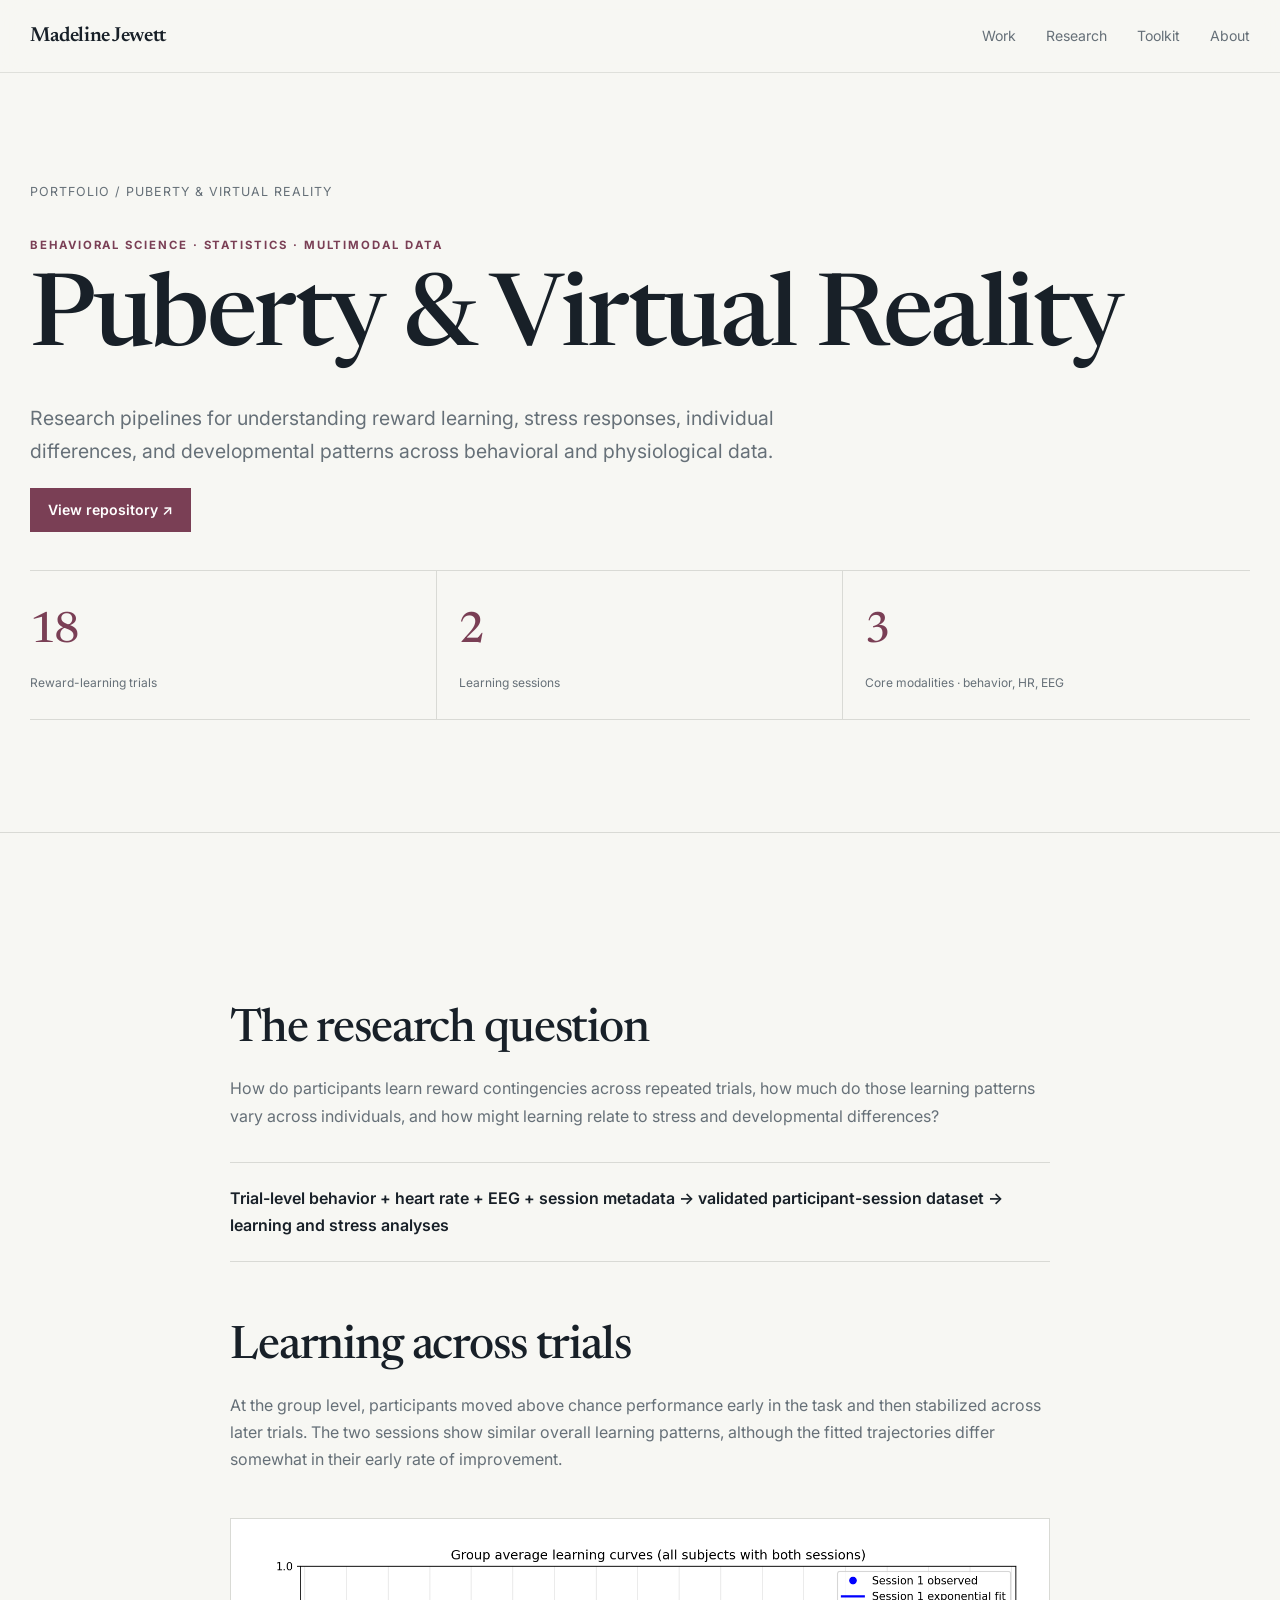
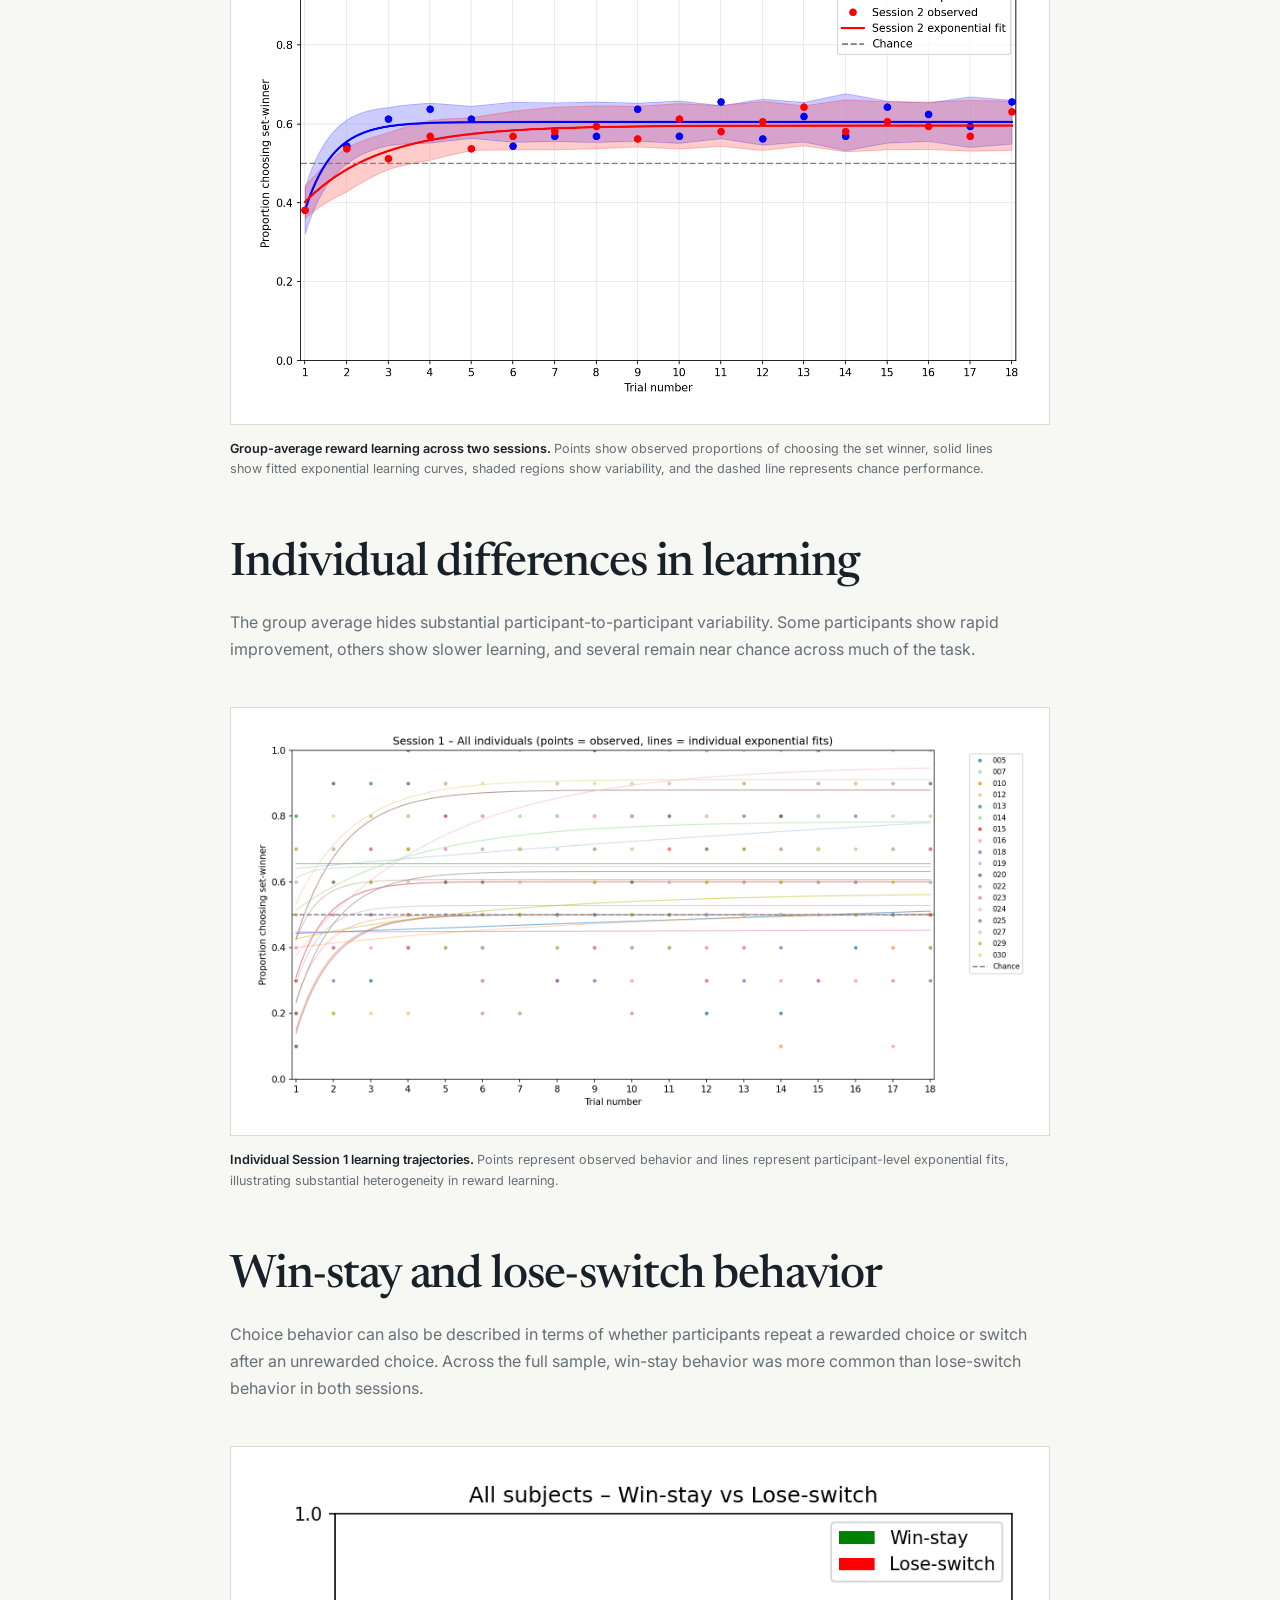
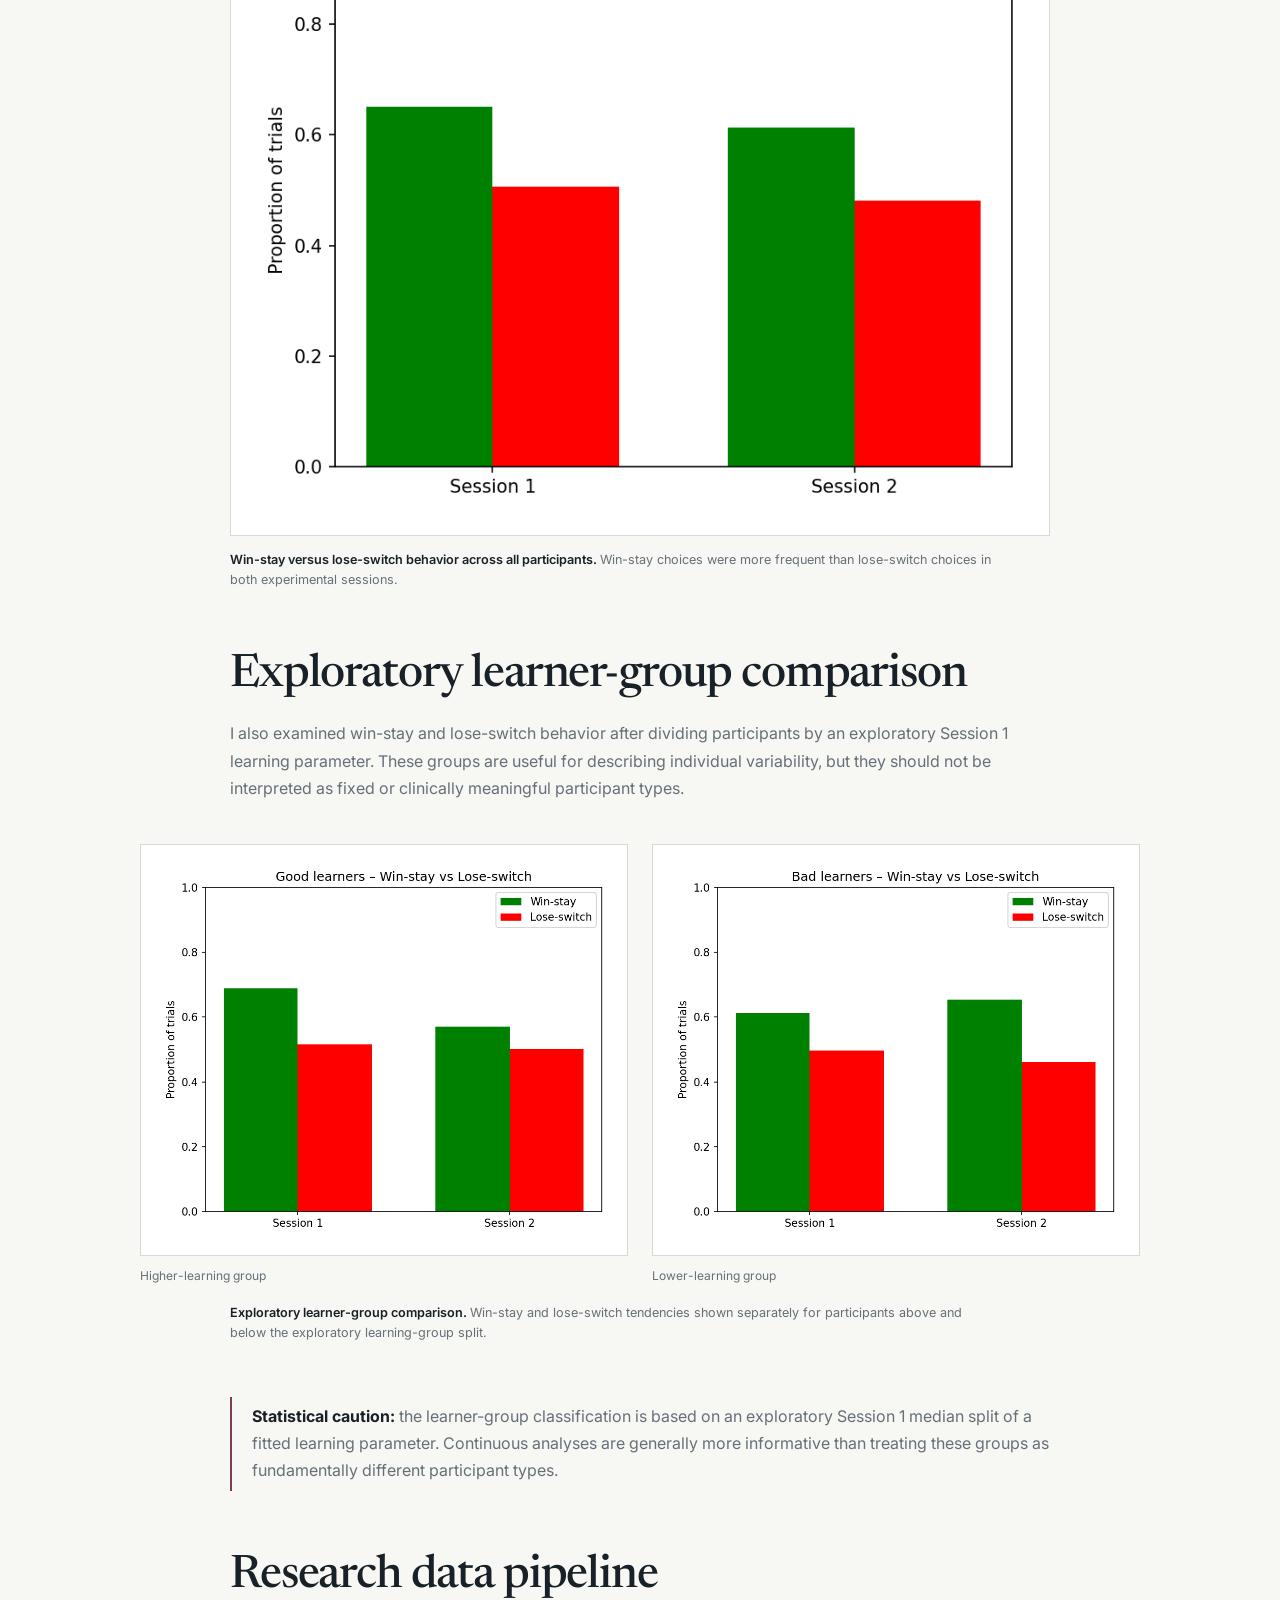
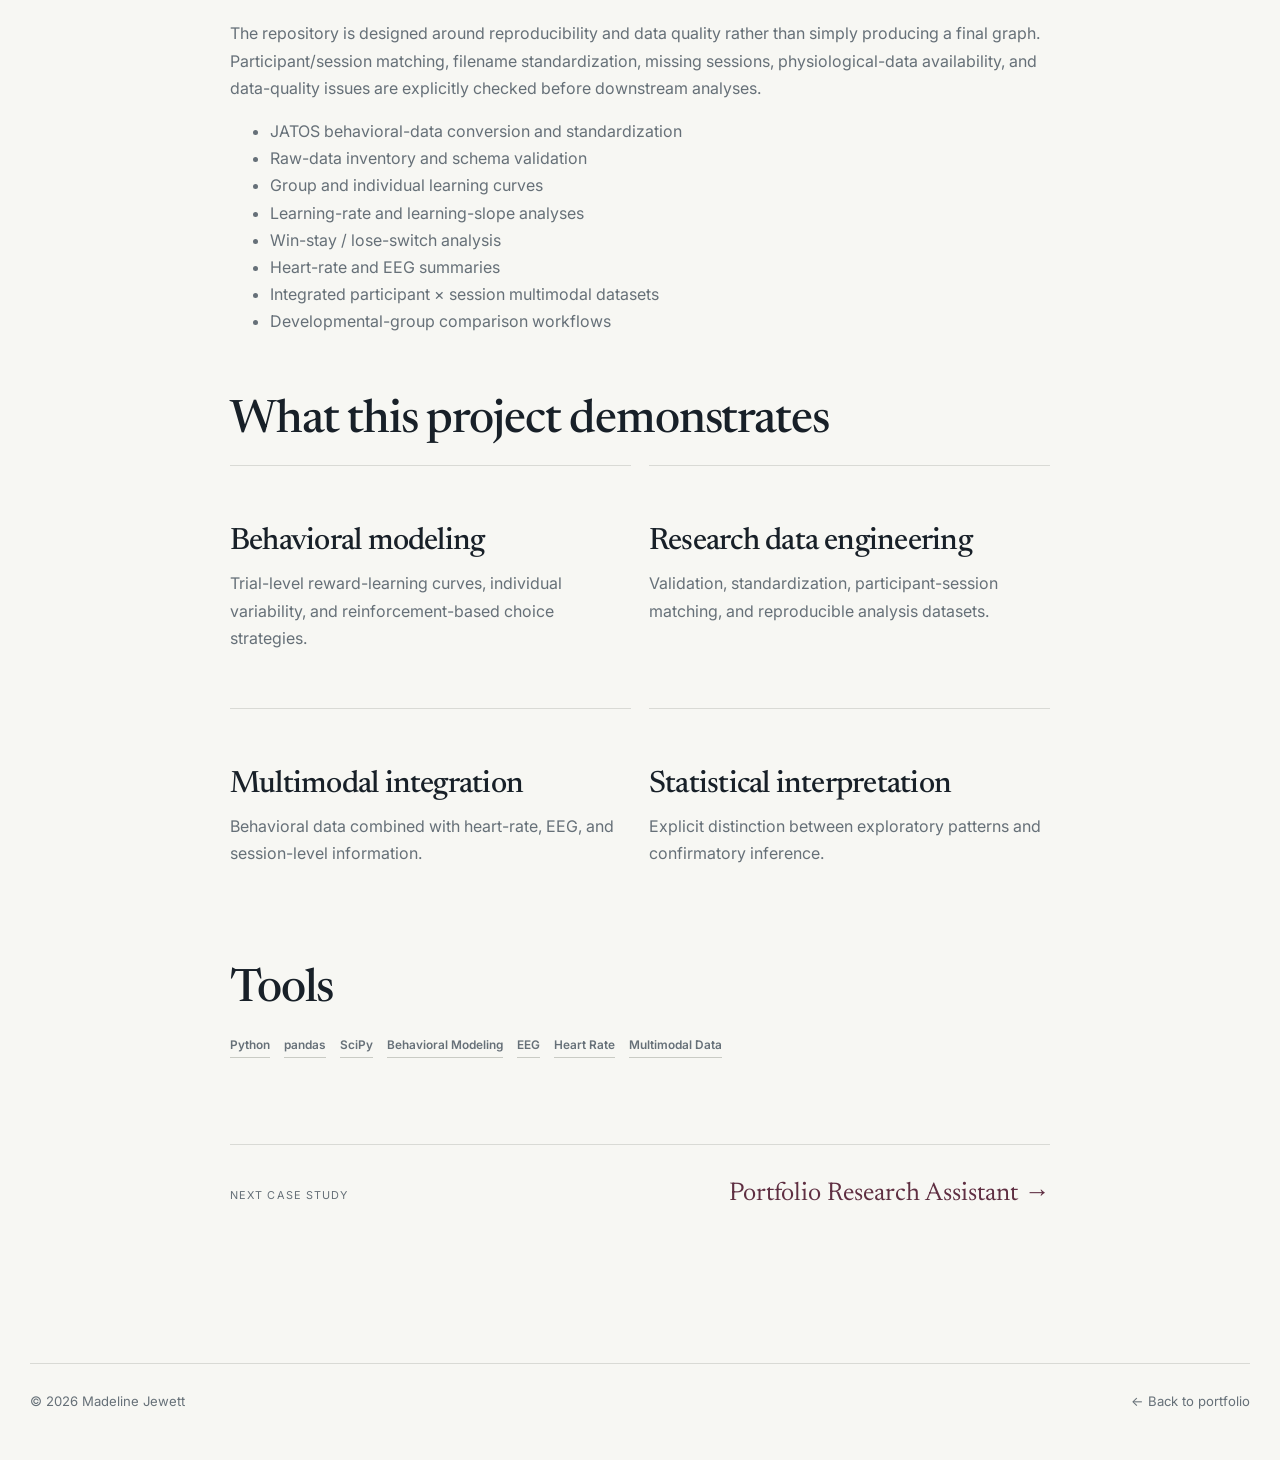
<file: projects/puberty-vr.html>
<!doctype html>

<html lang="en">

<head>

    <meta charset="utf-8">

    <meta
        name="viewport"
        content="width=device-width, initial-scale=1"
    >

    <title>
        Puberty & Virtual Reality | Madeline Jewett
    </title>

    <meta
        name="description"
        content="Case study: reward-learning and multimodal stress research
        using behavioral, heart-rate, and EEG data."
    >

    <link
        rel="icon"
        href="../assets/images/favicon.svg"
    >

    <link
        rel="stylesheet"
        href="../assets/css/styles.css?v=20260901-2"
    >

</head>


<body>

<header class="site-header">

    <div class="container nav">

        <a
            class="brand"
            href="../index.html"
        >
            Madeline Jewett
        </a>

        <button
            class="nav-toggle"
            aria-label="Toggle navigation"
        >
            ☰
        </button>

        <nav class="nav-links">

            <a href="../index.html#work">
                Work
            </a>

            <a href="../index.html#research">
                Research
            </a>

            <a href="../index.html#skills">
                Toolkit
            </a>

            <a href="../index.html#about">
                About
            </a>

        </nav>

    </div>

</header>


<main>

    <!-- =====================================================
         Project hero
         ===================================================== -->

    <section class="project-hero">

        <div class="container">

            <div class="breadcrumb">

                <a href="../index.html">
                    Portfolio
                </a>

                /

                Puberty & Virtual Reality

            </div>

            <p class="eyebrow">
                Behavioral Science · Statistics · Multimodal Data
            </p>

            <h1>
                Puberty & Virtual Reality
            </h1>

            <p class="lede">
                Research pipelines for understanding reward learning, stress
                responses, individual differences, and developmental
                patterns across behavioral and physiological data.
            </p>

            <div class="hero-actions">

                <a
                    class="btn btn-primary"
                    href="https://github.com/jewettm530/Puberty_VR"
                    target="_blank"
                    rel="noreferrer"
                >
                    View repository ↗
                </a>

            </div>


            <div class="stat-grid">

                <div class="stat">

                    <strong>
                        18
                    </strong>

                    <span>
                        Reward-learning trials
                    </span>

                </div>


                <div class="stat">

                    <strong>
                        2
                    </strong>

                    <span>
                        Learning sessions
                    </span>

                </div>


                <div class="stat">

                    <strong>
                        3
                    </strong>

                    <span>
                        Core modalities · behavior, HR, EEG
                    </span>

                </div>

            </div>

        </div>

    </section>


    <!-- =====================================================
         Case study
         ===================================================== -->

    <section class="section">

        <div class="container prose">

            <h2>
                The research question
            </h2>

            <p>
                How do participants learn reward contingencies across
                repeated trials, how much do those learning patterns vary
                across individuals, and how might learning relate to stress
                and developmental differences?
            </p>


            <div class="flow">
                Trial-level behavior + heart rate + EEG + session metadata
                → validated participant-session dataset
                → learning and stress analyses
            </div>


            <!-- Group learning -->

            <h2>
                Learning across trials
            </h2>

            <p class="figure-intro">
                At the group level, participants moved above chance
                performance early in the task and then stabilized across
                later trials. The two sessions show similar overall learning
                patterns, although the fitted trajectories differ somewhat
                in their early rate of improvement.
            </p>


            <figure class="research-figure">

                <a
                    href="../assets/images/_vr/group_average_curves.png"
                    target="_blank"
                    rel="noreferrer"
                >

                    <img
                        src="../assets/images/puberty_vr/group_average_curves.png"
                        alt="Group-average learning curves across 18 trials
                        for Session 1 and Session 2, including observed
                        choice proportions, exponential model fits,
                        uncertainty bands, and chance performance."
                        loading="lazy"
                        decoding="async"
                    >

                </a>

                <figcaption>

                    <strong>
                        Group-average reward learning across two sessions.
                    </strong>

                    Points show observed proportions of choosing the set
                    winner, solid lines show fitted exponential learning
                    curves, shaded regions show variability, and the dashed
                    line represents chance performance.

                </figcaption>

            </figure>


            <!-- Individual differences -->

            <h2>
                Individual differences in learning
            </h2>

            <p class="figure-intro">
                The group average hides substantial participant-to-participant
                variability. Some participants show rapid improvement,
                others show slower learning, and several remain near chance
                across much of the task.
            </p>


            <figure class="research-figure">

                <a
                    href="../assets/images/puberty_vr/all_individuals_with_curves_sess1.png"
                    target="_blank"
                    rel="noreferrer"
                >

                    <img
                        src="../assets/images/puberty_vr/all_individuals_with_curves_sess1.png"
                        alt="Session 1 individual reward-learning
                        trajectories showing observed choice proportions
                        and fitted exponential learning curves for each
                        participant."
                        loading="lazy"
                        decoding="async"
                    >

                </a>

                <figcaption>

                    <strong>
                        Individual Session 1 learning trajectories.
                    </strong>

                    Points represent observed behavior and lines represent
                    participant-level exponential fits, illustrating
                    substantial heterogeneity in reward learning.

                </figcaption>

            </figure>


            <!-- Win stay lose switch -->

            <h2>
                Win-stay and lose-switch behavior
            </h2>

            <p class="figure-intro">
                Choice behavior can also be described in terms of whether
                participants repeat a rewarded choice or switch after an
                unrewarded choice. Across the full sample, win-stay behavior
                was more common than lose-switch behavior in both sessions.
            </p>


            <figure class="research-figure">

                <a
                    href="../assets/images/puberty_vr/all_subjects.png"
                    target="_blank"
                    rel="noreferrer"
                >

                    <img
                        src="../assets/images/puberty_vr/all_subjects.png"
                        alt="Bar chart comparing win-stay and lose-switch
                        proportions across Session 1 and Session 2 for all
                        participants."
                        loading="lazy"
                        decoding="async"
                    >

                </a>

                <figcaption>

                    <strong>
                        Win-stay versus lose-switch behavior across all
                        participants.
                    </strong>

                    Win-stay choices were more frequent than lose-switch
                    choices in both experimental sessions.

                </figcaption>

            </figure>


            <!-- Learner groups -->

            <h2>
                Exploratory learner-group comparison
            </h2>

            <p class="figure-intro">
                I also examined win-stay and lose-switch behavior after
                dividing participants by an exploratory Session 1 learning
                parameter. These groups are useful for describing individual
                variability, but they should not be interpreted as fixed or
                clinically meaningful participant types.
            </p>


            <div class="figure-pair">

                <figure>

                    <a
                        href="../assets/images/puberty_vr/good_learners.png"
                        target="_blank"
                        rel="noreferrer"
                    >

                        <img
                            src="../assets/images/puberty_vr/good_learners.png"
                            alt="Win-stay and lose-switch proportions across
                            two sessions for the higher-learning participant
                            group."
                            loading="lazy"
                            decoding="async"
                        >

                    </a>

                    <figcaption>
                        Higher-learning group
                    </figcaption>

                </figure>


                <figure>

                    <a
                        href="../assets/images/puberty_vr/poor_learners.png"
                        target="_blank"
                        rel="noreferrer"
                    >

                        <img
                            src="../assets/images/puberty_vr/poor_learners.png"
                            alt="Win-stay and lose-switch proportions across
                            two sessions for the lower-learning participant
                            group."
                            loading="lazy"
                            decoding="async"
                        >

                    </a>

                    <figcaption>
                        Lower-learning group
                    </figcaption>

                </figure>

            </div>


            <p class="figure-group-caption">

                <strong>
                    Exploratory learner-group comparison.
                </strong>

                Win-stay and lose-switch tendencies shown separately for
                participants above and below the exploratory learning-group
                split.

            </p>


            <div class="callout">

                <strong>
                    Statistical caution:
                </strong>

                the learner-group classification is based on an exploratory
                Session 1 median split of a fitted learning parameter.
                Continuous analyses are generally more informative than
                treating these groups as fundamentally different participant
                types.

            </div>


            <!-- Pipeline -->

            <h2>
                Research data pipeline
            </h2>

            <p>
                The repository is designed around reproducibility and data
                quality rather than simply producing a final graph.
                Participant/session matching, filename standardization,
                missing sessions, physiological-data availability, and
                data-quality issues are explicitly checked before downstream
                analyses.
            </p>

            <ul>

                <li>
                    JATOS behavioral-data conversion and standardization
                </li>

                <li>
                    Raw-data inventory and schema validation
                </li>

                <li>
                    Group and individual learning curves
                </li>

                <li>
                    Learning-rate and learning-slope analyses
                </li>

                <li>
                    Win-stay / lose-switch analysis
                </li>

                <li>
                    Heart-rate and EEG summaries
                </li>

                <li>
                    Integrated participant × session multimodal datasets
                </li>

                <li>
                    Developmental-group comparison workflows
                </li>

            </ul>


            <!-- Skills demonstrated -->

            <h2>
                What this project demonstrates
            </h2>

            <div class="case-grid">

                <div class="case-card">

                    <h3>
                        Behavioral modeling
                    </h3>

                    <p>
                        Trial-level reward-learning curves, individual
                        variability, and reinforcement-based choice
                        strategies.
                    </p>

                </div>


                <div class="case-card">

                    <h3>
                        Research data engineering
                    </h3>

                    <p>
                        Validation, standardization, participant-session
                        matching, and reproducible analysis datasets.
                    </p>

                </div>


                <div class="case-card">

                    <h3>
                        Multimodal integration
                    </h3>

                    <p>
                        Behavioral data combined with heart-rate, EEG, and
                        session-level information.
                    </p>

                </div>


                <div class="case-card">

                    <h3>
                        Statistical interpretation
                    </h3>

                    <p>
                        Explicit distinction between exploratory patterns and
                        confirmatory inference.
                    </p>

                </div>

            </div>


            <!-- Tools -->

            <h2>
                Tools
            </h2>

            <div class="tags">

                <span class="tag">
                    Python
                </span>

                <span class="tag">
                    pandas
                </span>

                <span class="tag">
                    SciPy
                </span>

                <span class="tag">
                    Behavioral Modeling
                </span>

                <span class="tag">
                    EEG
                </span>

                <span class="tag">
                    Heart Rate
                </span>

                <span class="tag">
                    Multimodal Data
                </span>

            </div>


            <div class="project-next">

                <span>
                    Next case study
                </span>

                <a href="portfolio-assistant.html">
                    Portfolio Research Assistant →
                </a>

            </div>

        </div>

    </section>

</main>


<footer class="site-footer">

    <div class="container footer-row">

        <span>
            © <span data-year></span> Madeline Jewett
        </span>

        <a href="../index.html">
            ← Back to portfolio
        </a>

    </div>

</footer>


<script src="../assets/js/main.js"></script>

</body>

</html>
</file>
<file: assets/css/styles.css>
@import url("https://fonts.googleapis.com/css2?family=Inter:wght@400;500;600;700&family=Newsreader:opsz,wght@6..72,400;6..72,500;6..72,600&display=swap");

:root {
    --bg: #F7F7F3;
    --surface: #FCFCFA;
    --surface-strong: #FFFFFF;

    --text: #182028;
    --muted: #667078;

    --accent: #7A3F55;
    --accent-dark: #5F2F42;
    --accent-soft: #F1E7EA;

    --line: #D9DAD5;
    --line-strong: #C9CBC4;

    --max: 1220px;
    --reading: 820px;

    --serif: "Newsreader", Georgia, "Times New Roman", serif;
    --sans: "Inter", ui-sans-serif, system-ui, -apple-system,
        BlinkMacSystemFont, "Segoe UI", sans-serif;

    --ease: cubic-bezier(.2, .65, .3, 1);
}


/* =========================================================
   Base
   ========================================================= */

* {
    box-sizing: border-box;
}

html {
    scroll-behavior: smooth;
}

body {
    margin: 0;
    background: var(--bg);
    color: var(--text);
    font-family: var(--sans);
    font-size: 16px;
    line-height: 1.7;
    -webkit-font-smoothing: antialiased;
    text-rendering: optimizeLegibility;
}

::selection {
    background: #E8D8DE;
    color: var(--text);
}

a {
    color: inherit;
    text-decoration: none;
}

a:focus-visible,
button:focus-visible {
    outline: 2px solid var(--accent);
    outline-offset: 4px;
}

img {
    display: block;
    max-width: 100%;
}

button,
input,
textarea,
select {
    font: inherit;
}

.container {
    width: min(calc(100% - 48px), var(--max));
    margin-inline: auto;
}

.section {
    padding: 112px 0;
    border-top: 1px solid var(--line);
}


/* =========================================================
   Navigation
   ========================================================= */

.site-header {
    position: sticky;
    top: 0;
    z-index: 50;

    background: rgba(247, 247, 243, .93);
    backdrop-filter: blur(14px);

    border-bottom: 1px solid rgba(217, 218, 213, .8);
}

.nav {
    min-height: 72px;

    display: flex;
    align-items: center;
    justify-content: space-between;

    gap: 30px;
}

.brand {
    font-family: var(--serif);
    font-size: 1.28rem;
    font-weight: 600;
    letter-spacing: -.02em;
}

.nav-links {
    display: flex;
    align-items: center;
    gap: 30px;

    color: var(--muted);
    font-size: .88rem;
}

.nav-links a {
    position: relative;
    padding: 4px 0;

    transition: color .2s ease;
}

.nav-links a::after {
    content: "";

    position: absolute;
    left: 0;
    bottom: 0;

    width: 100%;
    height: 1px;

    background: var(--accent);

    transform: scaleX(0);
    transform-origin: right;

    transition: transform .25s var(--ease);
}

.nav-links a:hover {
    color: var(--text);
}

.nav-links a:hover::after {
    transform: scaleX(1);
    transform-origin: left;
}

.nav-toggle {
    display: none;

    padding: 6px;

    border: 0;
    background: transparent;

    color: var(--text);
    font-size: 1.35rem;

    cursor: pointer;
}


/* =========================================================
   Typography
   ========================================================= */

.eyebrow {
    margin: 0 0 16px;

    color: var(--accent);

    font-size: .71rem;
    font-weight: 700;
    line-height: 1.4;

    letter-spacing: .17em;
    text-transform: uppercase;
}

h1,
h2,
h3,
h4 {
    margin-top: 0;

    font-family: var(--serif);
    font-weight: 500;
    line-height: 1.04;

    letter-spacing: -.025em;
}

h1 {
    margin-bottom: 28px;

    font-size: clamp(3.7rem, 7.8vw, 7.1rem);
}

h2 {
    margin-bottom: 20px;

    font-size: clamp(2.45rem, 4.5vw, 4.4rem);
}

h3 {
    margin-bottom: 12px;

    font-size: clamp(1.55rem, 2.4vw, 2.05rem);
}

h4 {
    margin-bottom: 10px;

    font-size: 1.2rem;
}

p {
    margin-top: 0;
}


/* =========================================================
   Buttons and links
   ========================================================= */

.hero-actions,
.card-actions {
    display: flex;
    align-items: center;
    flex-wrap: wrap;

    gap: 14px;
}

.btn {
    min-height: 44px;
    padding: 0 17px;

    display: inline-flex;
    align-items: center;
    justify-content: center;

    gap: 8px;

    border: 1px solid var(--line-strong);
    background: transparent;

    font-size: .88rem;
    font-weight: 600;

    transition:
        transform .2s var(--ease),
        border-color .2s ease,
        color .2s ease,
        background .2s ease;
}

.btn:hover {
    transform: translateY(-2px);
    border-color: var(--text);
}

.btn-primary,
.btn-accent {
    background: var(--accent);
    border-color: var(--accent);
    color: #FFFFFF;
}

.btn-primary:hover,
.btn-accent:hover {
    background: var(--accent-dark);
    border-color: var(--accent-dark);
}

.text-link {
    display: inline-flex;
    align-items: center;

    gap: 8px;

    color: var(--accent-dark);

    font-size: .9rem;
    font-weight: 650;
}

.text-link .arrow {
    transition: transform .2s var(--ease);
}

.text-link:hover .arrow {
    transform: translateX(4px);
}


/* =========================================================
   Homepage hero
   ========================================================= */

.hero {
    padding: 132px 0 118px;
    overflow: hidden;
}

.hero-grid {
    display: grid;
    grid-template-columns: minmax(0, 1.18fr) minmax(350px, .82fr);

    gap: 90px;

    align-items: end;
}

.hero-title-line {
    display: block;
}

.hero-title-line.accent {
    color: var(--accent);
}

.hero-copy {
    max-width: 700px;
    margin: 0 0 34px;

    color: var(--muted);

    font-size: clamp(1.08rem, 1.5vw, 1.28rem);
}

.hero-meta {
    margin-top: 34px;
    padding-top: 22px;

    display: flex;
    flex-wrap: wrap;

    gap: 14px 26px;

    border-top: 1px solid var(--line);

    color: var(--muted);

    font-size: .78rem;
    letter-spacing: .08em;
    text-transform: uppercase;
}

.hero-editorial {
    min-height: 470px;
    padding-left: 38px;

    display: flex;
    flex-direction: column;
    justify-content: flex-end;

    border-left: 1px solid var(--line);
}

.hero-metric-block {
    padding-bottom: 34px;

    border-bottom: 1px solid var(--line);
}

.hero-metric-label {
    color: var(--muted);

    font-size: .72rem;
    font-weight: 700;

    letter-spacing: .14em;
    text-transform: uppercase;
}

.hero-metric {
    margin: 8px 0 6px;

    display: flex;
    align-items: baseline;

    gap: 10px;
}

.hero-metric strong {
    color: var(--accent);

    font-family: var(--serif);
    font-size: clamp(4.6rem, 8vw, 7.4rem);
    font-weight: 500;
    line-height: .9;

    letter-spacing: -.06em;
}

.hero-metric span {
    color: var(--muted);

    font-size: .86rem;
}

.hero-mini-chart {
    height: 130px;
    margin-top: 28px;

    display: grid;
    grid-template-columns: repeat(4, 1fr);
    align-items: end;

    gap: 10px;
}

.hero-mini-bar {
    position: relative;

    border-top: 2px solid var(--accent);

    background: linear-gradient(
        to bottom,
        rgba(122, 63, 85, .11),
        rgba(122, 63, 85, .015)
    );
}

.hero-mini-bar:nth-child(1) {
    height: 72%;
}

.hero-mini-bar:nth-child(2) {
    height: 64%;
}

.hero-mini-bar:nth-child(3) {
    height: 58%;
}

.hero-mini-bar:nth-child(4) {
    height: 19%;
}

.hero-mini-bar::after {
    content: attr(data-label);

    position: absolute;
    left: 0;
    bottom: -24px;

    color: var(--muted);

    font-size: .66rem;
    letter-spacing: .04em;
}

.hero-note {
    max-width: 340px;
    padding-top: 48px;

    color: var(--muted);

    font-size: .93rem;
}

.hero-note strong {
    color: var(--text);
    font-weight: 600;
}


/* =========================================================
   Section headings
   ========================================================= */

.section-head {
    margin-bottom: 62px;

    display: grid;
    grid-template-columns: 1.15fr .85fr;

    gap: 60px;

    align-items: end;
}

.section-head h2 {
    margin-bottom: 0;
}

.section-head > p {
    max-width: 560px;
    margin: 0;

    color: var(--muted);
}


/* =========================================================
   Featured projects
   ========================================================= */

.project-feature {
    padding: 74px 0;

    display: grid;
    grid-template-columns: minmax(0, .9fr) minmax(0, 1.1fr);

    gap: 72px;

    align-items: center;

    border-top: 1px solid var(--line);
}

.project-feature:last-child {
    border-bottom: 1px solid var(--line);
}

.project-feature.reverse .project-copy {
    order: 2;
}

.project-feature.reverse .project-art {
    order: 1;
}

.project-index {
    margin-bottom: 28px;

    color: var(--accent);

    font-family: var(--serif);
    font-size: 1.05rem;
}

.project-kicker {
    margin-bottom: 13px;

    color: var(--muted);

    font-size: .69rem;
    font-weight: 700;

    letter-spacing: .13em;
    text-transform: uppercase;
}

.project-copy h3 {
    margin-bottom: 18px;

    font-size: clamp(2.2rem, 4vw, 3.65rem);
}

.project-copy > p {
    max-width: 590px;

    color: var(--muted);

    font-size: 1.03rem;
}

.project-facts {
    margin: 28px 0 30px;
    padding-top: 22px;

    display: grid;
    grid-template-columns: repeat(2, minmax(0, 1fr));

    gap: 18px;

    border-top: 1px solid var(--line);
}

.project-fact span {
    display: block;
    margin-bottom: 4px;

    color: var(--muted);

    font-size: .68rem;

    letter-spacing: .1em;
    text-transform: uppercase;
}

.project-fact strong {
    font-size: .9rem;
    font-weight: 600;
}

.project-links {
    display: flex;
    flex-wrap: wrap;

    gap: 22px;
}

.project-art {
    position: relative;

    min-height: 390px;
    padding: 34px;

    display: flex;
    align-items: center;
    justify-content: center;

    overflow: hidden;

    border: 1px solid var(--line);
    background: var(--surface);
}

.art-caption {
    position: absolute;
    left: 20px;
    bottom: 16px;

    color: var(--muted);

    font-size: .68rem;

    letter-spacing: .1em;
    text-transform: uppercase;
}


/* =========================================================
   Homepage research image panels
   ========================================================= */

.project-art-image {
    padding: 24px 24px 52px;
}

.project-art-image img {
    width: 100%;
    height: auto;

    max-height: 390px;

    object-fit: contain;
}


/* =========================================================
   EchoNet conceptual graphic
   ========================================================= */

.echo-frame {
    position: relative;

    width: min(78%, 330px);

    aspect-ratio: 1;

    border: 1px solid var(--line-strong);
    border-radius: 50%;

    background:
        radial-gradient(
            circle at 50% 42%,
            #FFFFFF 0 9%,
            #EEEDE8 10% 24%,
            #D8D8D1 25% 27%,
            #F8F8F5 28% 46%,
            #D1D2CC 47% 49%,
            #F5F5F1 50% 100%
        );
}

.echo-frame::before {
    content: "";

    position: absolute;
    left: 33%;
    top: 27%;

    width: 34%;
    height: 43%;

    border: 3px solid var(--accent);
    border-radius: 48% 48% 55% 55%;

    background: rgba(122, 63, 85, .05);

    transform: rotate(4deg);
}

.echo-frame::after {
    content: "LV segmentation";

    position: absolute;
    right: -34px;
    top: 22%;

    padding-bottom: 4px;

    border-bottom: 1px solid var(--accent);

    color: var(--accent-dark);

    font-size: .66rem;
    letter-spacing: .04em;
}


/* =========================================================
   Portfolio assistant conceptual graphic
   ========================================================= */

.dashboard-mini {
    width: 92%;

    display: grid;
    grid-template-columns: 1.25fr .75fr;

    gap: 12px;
}

.dash-panel {
    min-height: 115px;
    padding: 18px;

    border: 1px solid var(--line);
    background: #FFFFFF;
}

.dash-panel.large {
    min-height: 242px;

    grid-row: span 2;
}

.dash-label {
    color: var(--muted);

    font-size: .65rem;

    letter-spacing: .09em;
    text-transform: uppercase;
}

.dash-score {
    margin: 16px 0 20px;

    color: var(--accent);

    font-family: var(--serif);
    font-size: 3.4rem;
    line-height: 1;
}

.dash-line {
    height: 5px;
    margin: 10px 0;

    background: #ECECE7;
}

.dash-line span {
    display: block;

    height: 100%;

    background: var(--accent);
}

.dash-badge {
    display: inline-block;

    margin-top: 14px;
    padding: 5px 7px;

    border: 1px solid var(--line);

    color: var(--muted);

    font-size: .65rem;
}


/* =========================================================
   Research section
   ========================================================= */

.research-list {
    border-top: 1px solid var(--line);
}

.research-row {
    padding: 30px 0;

    display: grid;
    grid-template-columns: 74px 180px 1fr;

    gap: 28px;

    border-bottom: 1px solid var(--line);
}

.research-num {
    color: var(--accent);

    font-family: var(--serif);
    font-size: 1.05rem;
}

.research-domain {
    padding-top: 5px;

    color: var(--muted);

    font-size: .72rem;
    font-weight: 700;

    letter-spacing: .12em;
    text-transform: uppercase;
}

.research-copy h3 {
    margin-bottom: 8px;

    font-size: 1.7rem;
}

.research-copy p {
    max-width: 760px;
    margin: 0;

    color: var(--muted);
}


/* =========================================================
   Technical toolkit
   ========================================================= */

.toolkit-grid {
    display: grid;
    grid-template-columns: repeat(4, minmax(0, 1fr));

    border-top: 1px solid var(--line);
    border-bottom: 1px solid var(--line);
}

.toolkit-group {
    padding: 26px 24px 30px 0;

    border-right: 1px solid var(--line);
}

.toolkit-group:not(:first-child) {
    padding-left: 24px;
}

.toolkit-group:last-child {
    border-right: 0;
}

.toolkit-group h3 {
    margin-bottom: 18px;

    color: var(--accent);

    font-family: var(--sans);
    font-size: .72rem;
    font-weight: 700;

    letter-spacing: .11em;
    text-transform: uppercase;
}

.toolkit-list {
    margin: 0;
    padding: 0;

    list-style: none;

    color: var(--muted);
}

.toolkit-list li {
    padding: 5px 0;

    font-size: .93rem;
}


/* =========================================================
   Additional work
   ========================================================= */

.other-work-grid {
    display: grid;
    grid-template-columns: repeat(2, minmax(0, 1fr));

    border-top: 1px solid var(--line);
}

.other-work-item {
    padding: 30px 36px 30px 0;

    border-bottom: 1px solid var(--line);
}

.other-work-item:nth-child(even) {
    padding-left: 36px;

    border-left: 1px solid var(--line);
}

.other-work-item h3 {
    margin-bottom: 8px;

    font-size: 1.6rem;
}

.other-work-item p {
    margin-bottom: 16px;

    color: var(--muted);
}


/* =========================================================
   About
   ========================================================= */

.about-grid {
    display: grid;
    grid-template-columns: 320px 1fr;

    gap: 72px;

    align-items: start;
}

.profile-wrap {
    position: relative;

    padding: 0 0 26px 26px;
}

.profile-wrap::before {
    content: "";

    position: absolute;
    left: 0;
    bottom: 0;
    z-index: -1;

    width: 76%;
    height: 82%;

    border: 1px solid var(--accent);
}

.profile-img {
    width: 100%;

    aspect-ratio: 4 / 5;

    object-fit: cover;

    filter: saturate(.88) contrast(.98);
}

.about-copy {
    max-width: 760px;
}

.about-copy p {
    color: var(--muted);

    font-size: 1.05rem;
}


/* =========================================================
   Contact
   ========================================================= */

.contact-panel {
    padding: 48px 0 6px;

    display: grid;
    grid-template-columns: 1fr auto;

    gap: 48px;

    align-items: end;

    border-top: 1px solid var(--line);
}

.contact-panel h2 {
    max-width: 720px;
}

.contact-panel p {
    max-width: 720px;

    color: var(--muted);
}


/* =========================================================
   Footer
   ========================================================= */

.site-footer {
    padding: 34px 0 48px;

    color: var(--muted);

    font-size: .82rem;
}

.footer-row {
    padding-top: 26px;

    display: flex;
    justify-content: space-between;
    flex-wrap: wrap;

    gap: 20px;

    border-top: 1px solid var(--line);
}


/* =========================================================
   Project case-study pages
   ========================================================= */

.project-hero {
    padding: 108px 0 74px;
}

.project-hero .lede {
    max-width: 820px;

    color: var(--muted);

    font-size: 1.22rem;
}

.breadcrumb {
    margin-bottom: 36px;

    color: var(--muted);

    font-size: .78rem;

    letter-spacing: .08em;
    text-transform: uppercase;
}

.breadcrumb a:hover {
    color: var(--accent);
}

.prose {
    max-width: var(--reading);
}

.prose p,
.prose li {
    color: var(--muted);
}

.prose h2 {
    margin-top: 62px;

    font-size: clamp(2.15rem, 3.6vw, 3.2rem);
}

.prose h3 {
    margin-top: 38px;
}

.case-grid {
    display: grid;
    grid-template-columns: 1fr 1fr;

    gap: 18px;
}

.case-card {
    padding: 22px 0;

    border-top: 1px solid var(--line);
}

.case-card p,
.case-card li {
    color: var(--muted);
}

.stat-grid {
    margin: 38px 0;

    display: grid;
    grid-template-columns: repeat(3, 1fr);

    border-top: 1px solid var(--line);
    border-bottom: 1px solid var(--line);
}

.stat {
    padding: 24px 22px 24px 0;

    border-right: 1px solid var(--line);
}

.stat:not(:first-child) {
    padding-left: 22px;
}

.stat:last-child {
    border-right: 0;
}

.stat strong {
    display: block;

    color: var(--accent);

    font-family: var(--serif);
    font-size: 2.7rem;
    font-weight: 500;

    letter-spacing: -.05em;
}

.stat span {
    color: var(--muted);

    font-size: .75rem;
}

.flow {
    margin: 32px 0;
    padding: 22px 0;

    border-top: 1px solid var(--line);
    border-bottom: 1px solid var(--line);

    color: var(--text);

    font-weight: 600;
}

.callout {
    margin: 30px 0;
    padding: 6px 0 6px 20px;

    border-left: 2px solid var(--accent);

    color: var(--muted);
}

.callout strong {
    color: var(--text);
}

.tags {
    margin: 20px 0 26px;

    display: flex;
    flex-wrap: wrap;

    gap: 8px 14px;
}

.tag {
    padding-bottom: 2px;

    border-bottom: 1px solid var(--line-strong);

    color: var(--muted);

    font-size: .74rem;
    font-weight: 600;
}

.project-next {
    margin-top: 86px;
    padding-top: 28px;

    display: flex;
    justify-content: space-between;
    align-items: center;

    gap: 20px;

    border-top: 1px solid var(--line);
}

.project-next span {
    color: var(--muted);

    font-size: .68rem;

    letter-spacing: .1em;
    text-transform: uppercase;
}

.project-next a {
    color: var(--accent-dark);

    font-family: var(--serif);
    font-size: 1.6rem;
}


/* =========================================================
   Research figures
   ========================================================= */

/*
   Introductory paragraph immediately before a figure.
*/
.figure-intro {
    margin-bottom: 28px;

    color: var(--muted);
}


/*
   Standard research figure.
*/
.research-figure {
    margin: 44px 0 58px;
}

.research-figure a {
    display: block;

    padding: 18px;

    border: 1px solid var(--line);
    background: var(--surface-strong);

    transition:
        border-color .2s ease,
        transform .2s var(--ease);
}

.research-figure a:hover {
    border-color: var(--accent);

    transform: translateY(-2px);
}

.research-figure img {
    display: block;

    width: 100%;
    height: auto;

    border: 0;
    background: #FFFFFF;
}

.research-figure figcaption {
    max-width: 780px;
    margin-top: 14px;

    color: var(--muted);

    font-size: .79rem;
    line-height: 1.6;
}

.research-figure figcaption strong {
    color: var(--text);

    font-weight: 600;
}


/*
   Two related research figures.

   These also expand beyond the reading column, but are
   centered evenly rather than spilling to one side.
*/
.figure-pair {
    position: relative;
    left: 50%;

    width: min(1000px, calc(100vw - 64px));
    margin: 42px 0 18px;

    display: grid;
    grid-template-columns: repeat(2, minmax(0, 1fr));

    gap: 24px;

    transform: translateX(-50%);
}

.figure-pair figure {
    margin: 0;
}

.figure-pair a {
    display: block;

    padding: 14px;

    border: 1px solid var(--line);
    background: var(--surface-strong);

    transition:
        border-color .2s ease,
        transform .2s var(--ease);
}

.figure-pair a:hover {
    border-color: var(--accent);

    transform: translateY(-2px);
}

.figure-pair img {
    display: block;

    width: 100%;
    height: auto;

    border: 0;
    background: #FFFFFF;
}

.figure-pair figcaption {
    margin-top: 11px;

    color: var(--muted);

    font-size: .75rem;
    line-height: 1.5;
}

.figure-group-caption {
    max-width: 760px;
    margin: 12px 0 54px;

    color: var(--muted);

    font-size: .79rem;
    line-height: 1.6;
}

.figure-group-caption strong {
    color: var(--text);

    font-weight: 600;
}


/*
   Optional figure label.

   Useful later if you want small labels such as
   "Figure 1" or "Model comparison".
*/
.figure-label {
    margin-bottom: 10px;

    color: var(--accent);

    font-size: .68rem;
    font-weight: 700;

    letter-spacing: .12em;
    text-transform: uppercase;
}


/*
   Homepage research images.
*/
.project-art-image {
    padding: 24px 24px 52px;

    background: var(--surface);
}

.project-art-image img {
    display: block;

    width: 100%;
    height: auto;

    max-height: 390px;

    object-fit: contain;
}

/* =========================================================
   Tablet
   ========================================================= */

@media (max-width: 980px) {

    .hero-grid {
        grid-template-columns: 1fr;

        gap: 54px;
    }

    .hero-editorial {
        min-height: 360px;
        padding: 34px 0 0;

        border-top: 1px solid var(--line);
        border-left: 0;
    }

    .project-feature,
    .project-feature.reverse {
        grid-template-columns: 1fr;

        gap: 38px;
    }

    .project-feature.reverse .project-copy,
    .project-feature.reverse .project-art {
        order: initial;
    }

    .project-art {
        min-height: 340px;
    }

    .section-head {
        grid-template-columns: 1fr;

        gap: 20px;

        align-items: start;
    }

    .research-row {
        grid-template-columns: 58px 150px 1fr;
    }

    .toolkit-grid {
        grid-template-columns: repeat(2, 1fr);
    }

    .toolkit-group:nth-child(2) {
        border-right: 0;
    }

    .toolkit-group:nth-child(-n + 2) {
        border-bottom: 1px solid var(--line);
    }

    .toolkit-group:nth-child(3) {
        padding-left: 0;
    }

    .about-grid {
        grid-template-columns: 260px 1fr;

        gap: 50px;
    }
}


/* =========================================================
   Mobile
   ========================================================= */

@media (max-width: 720px) {

    .container {
        width: min(calc(100% - 30px), var(--max));
    }

    .section {
        padding: 82px 0;
    }

    .nav-toggle {
        display: block;
    }

    .nav-links {
        display: none;

        position: absolute;
        top: 72px;
        left: 15px;
        right: 15px;

        padding: 18px 20px;

        flex-direction: column;
        align-items: flex-start;

        gap: 15px;

        border: 1px solid var(--line);
        background: var(--surface);
    }

    .nav-links.open {
        display: flex;
    }

    .hero {
        padding: 92px 0 84px;
    }

    h1 {
        font-size: clamp(3.25rem, 15vw, 5.1rem);
    }

    .hero-editorial {
        min-height: 320px;
    }

    .hero-metric strong {
        font-size: 4.7rem;
    }

    .project-feature {
        padding: 58px 0;
    }

    .project-facts {
        grid-template-columns: 1fr;
    }

    .project-art {
        min-height: 300px;
        padding: 24px;
    }

    .project-art-image {
        padding: 12px 12px 46px;
    }

    .project-art-image img {
        max-height: 280px;
    }

    .research-row {
        grid-template-columns: 42px 1fr;

        gap: 12px 18px;
    }

    .research-domain,
    .research-copy {
        grid-column: 2;
    }

    .toolkit-grid {
        grid-template-columns: 1fr;
    }

    .toolkit-group,
    .toolkit-group:not(:first-child) {
        padding: 24px 0;

        border-right: 0;
        border-bottom: 1px solid var(--line);
    }

    .toolkit-group:last-child {
        border-bottom: 0;
    }

    .other-work-grid {
        grid-template-columns: 1fr;
    }

    .other-work-item,
    .other-work-item:nth-child(even) {
        padding: 26px 0;

        border-left: 0;
    }

    .about-grid {
        grid-template-columns: 1fr;

        gap: 38px;
    }

    .profile-wrap {
        max-width: 300px;
    }

    .contact-panel {
        grid-template-columns: 1fr;

        gap: 20px;
    }

    .stat-grid {
        grid-template-columns: 1fr;
    }

    .stat,
    .stat:not(:first-child) {
        padding: 18px 0;

        border-right: 0;
        border-bottom: 1px solid var(--line);
    }

    .stat:last-child {
        border-bottom: 0;
    }

    .case-grid {
        grid-template-columns: 1fr;
    }

    .research-figure {
        margin: 34px 0 42px;
    }

    .figure-pair {
        grid-template-columns: 1fr;

        gap: 30px;
    }

    .project-next {
        flex-direction: column;
        align-items: flex-start;
    }

    .footer-row {
        flex-direction: column;
    }
}


/* =========================================================
   Accessibility
   ========================================================= */

@media (prefers-reduced-motion: reduce) {

    html {
        scroll-behavior: auto;
    }

    *,
    *::before,
    *::after {
        animation: none !important;
        transition: none !important;
    }
}
</file>
